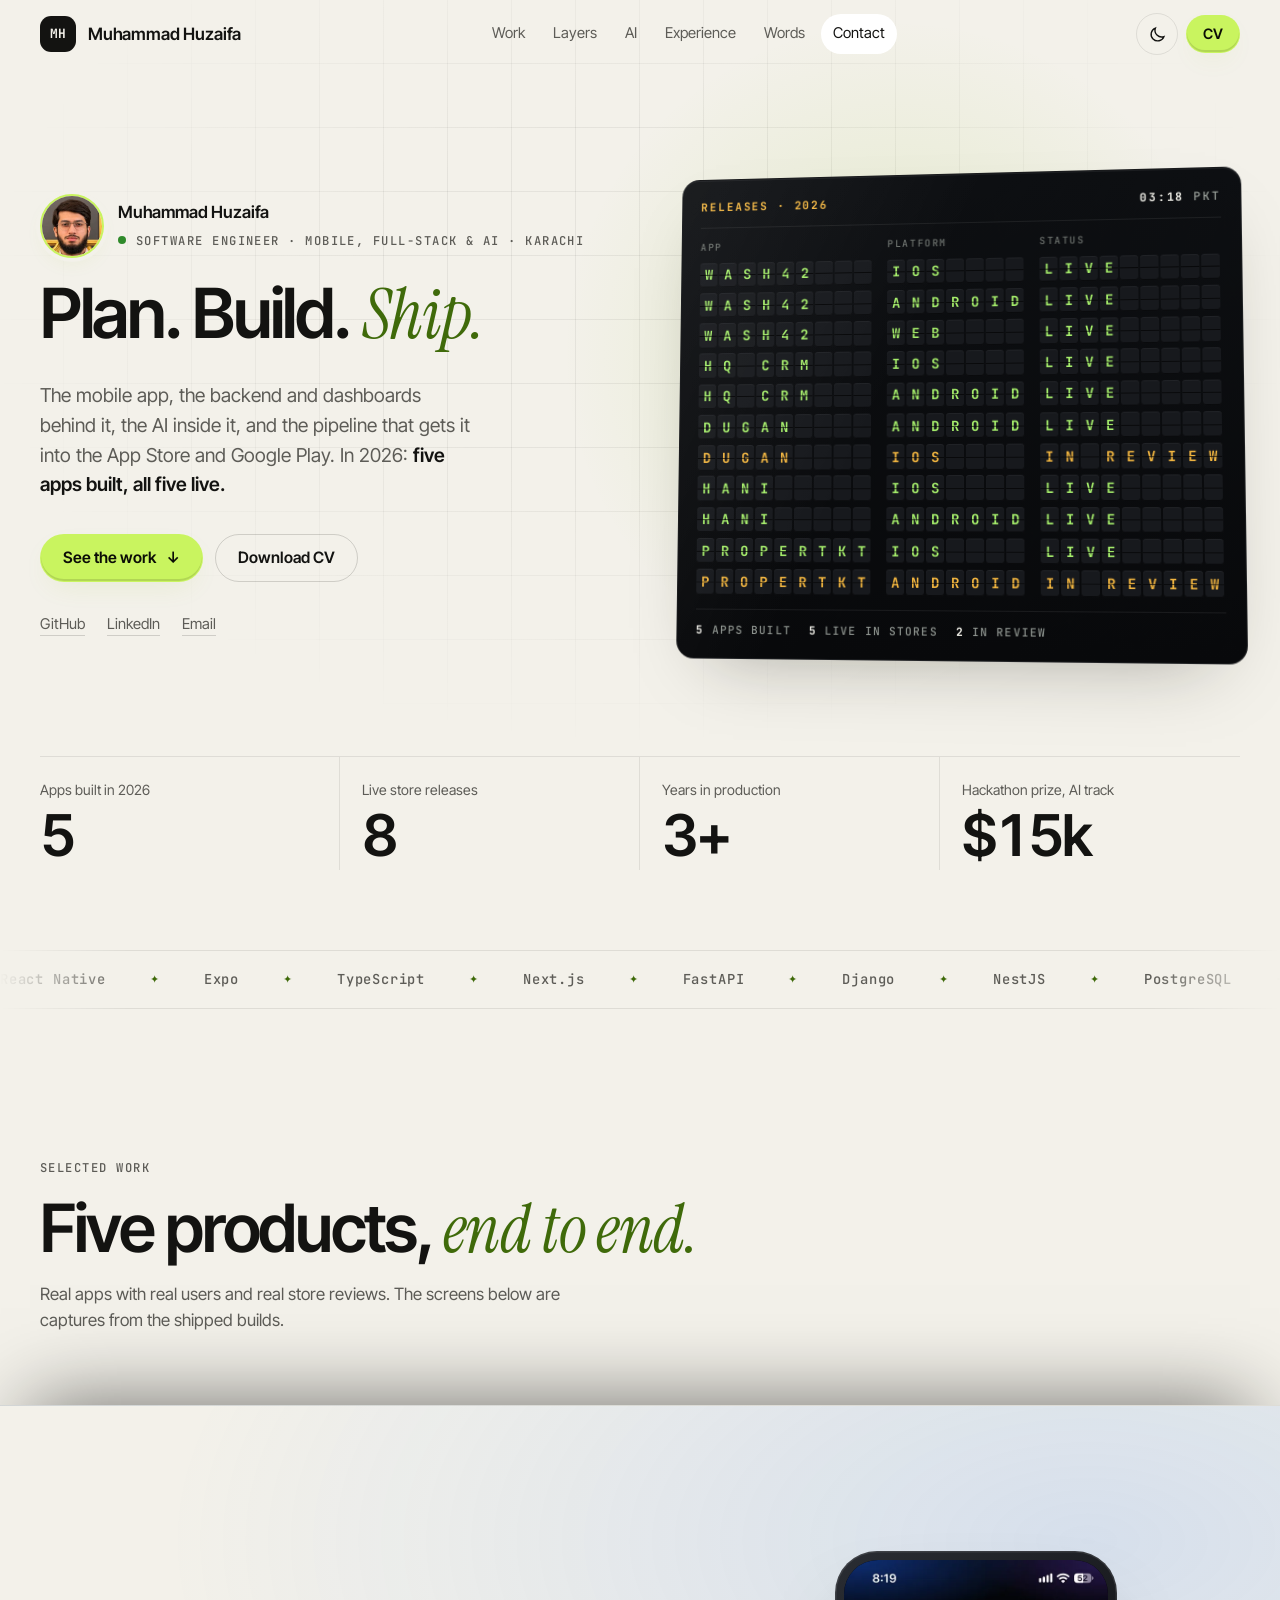
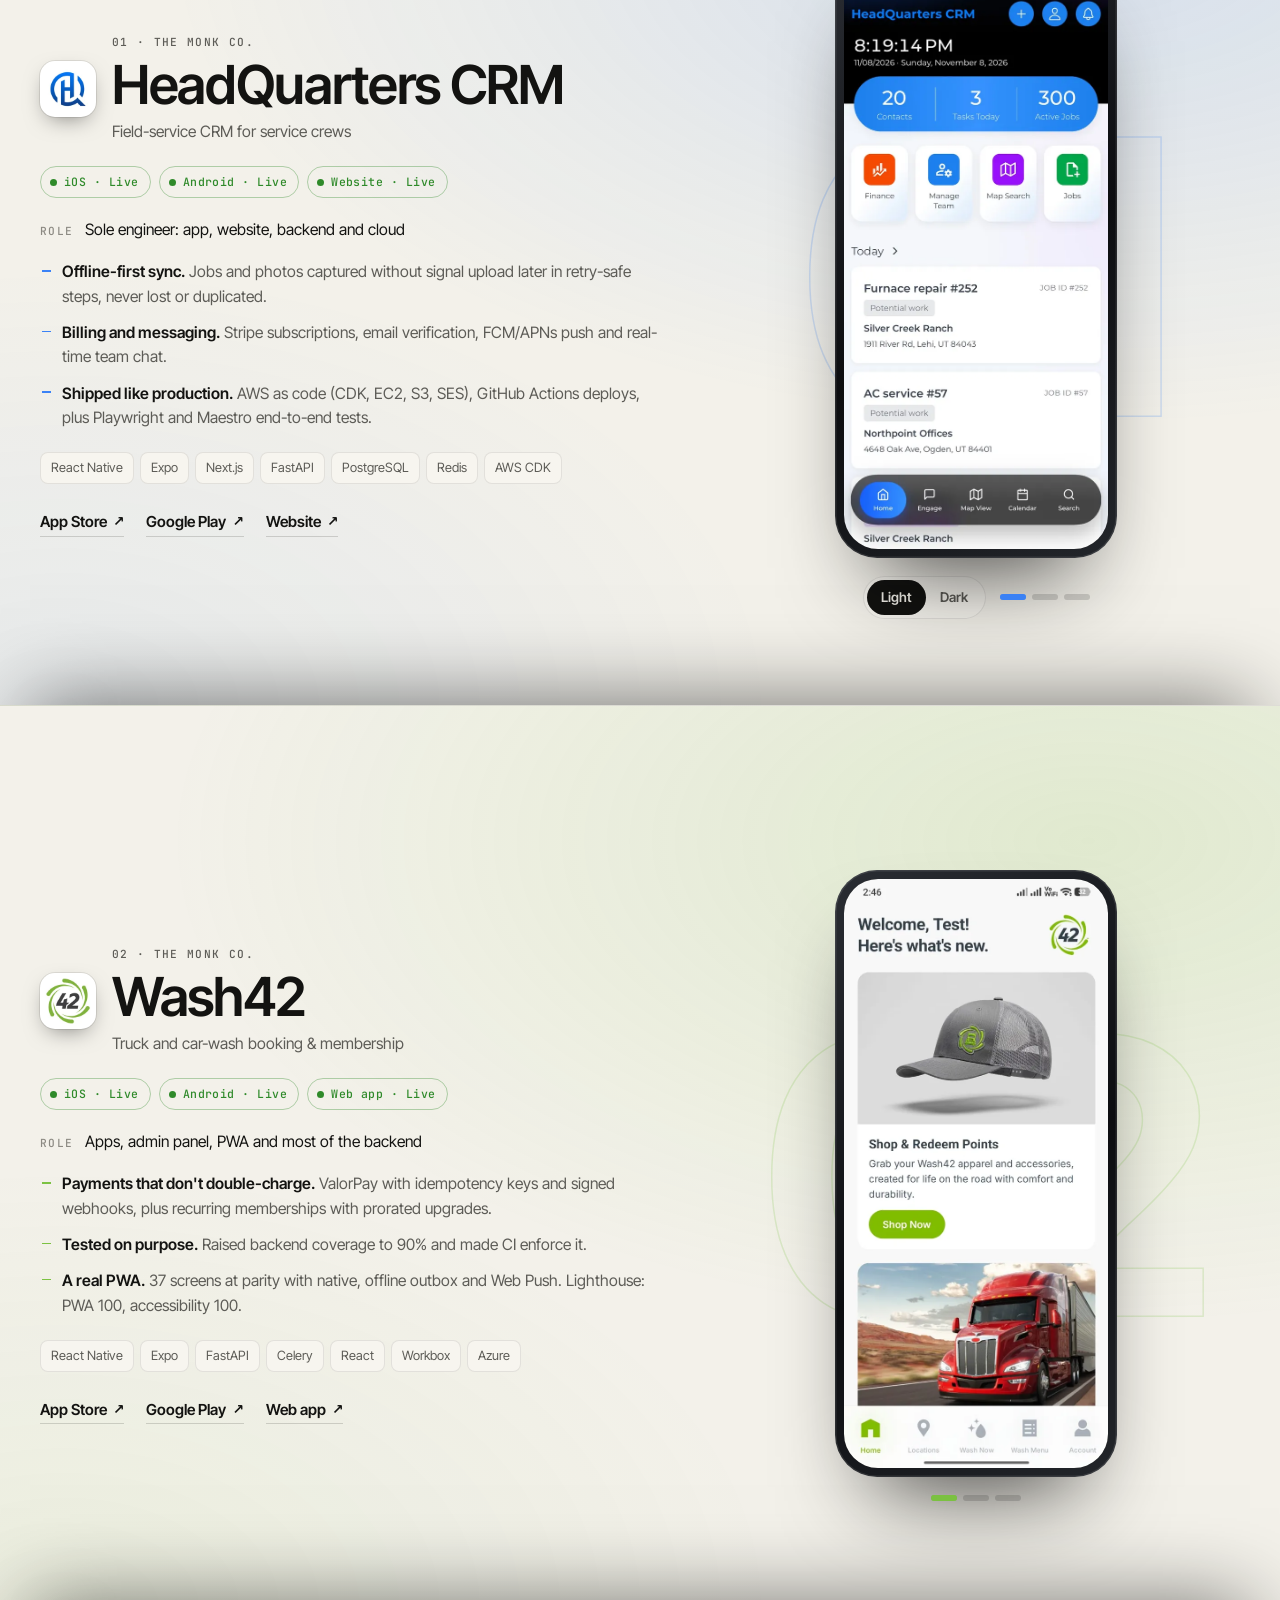
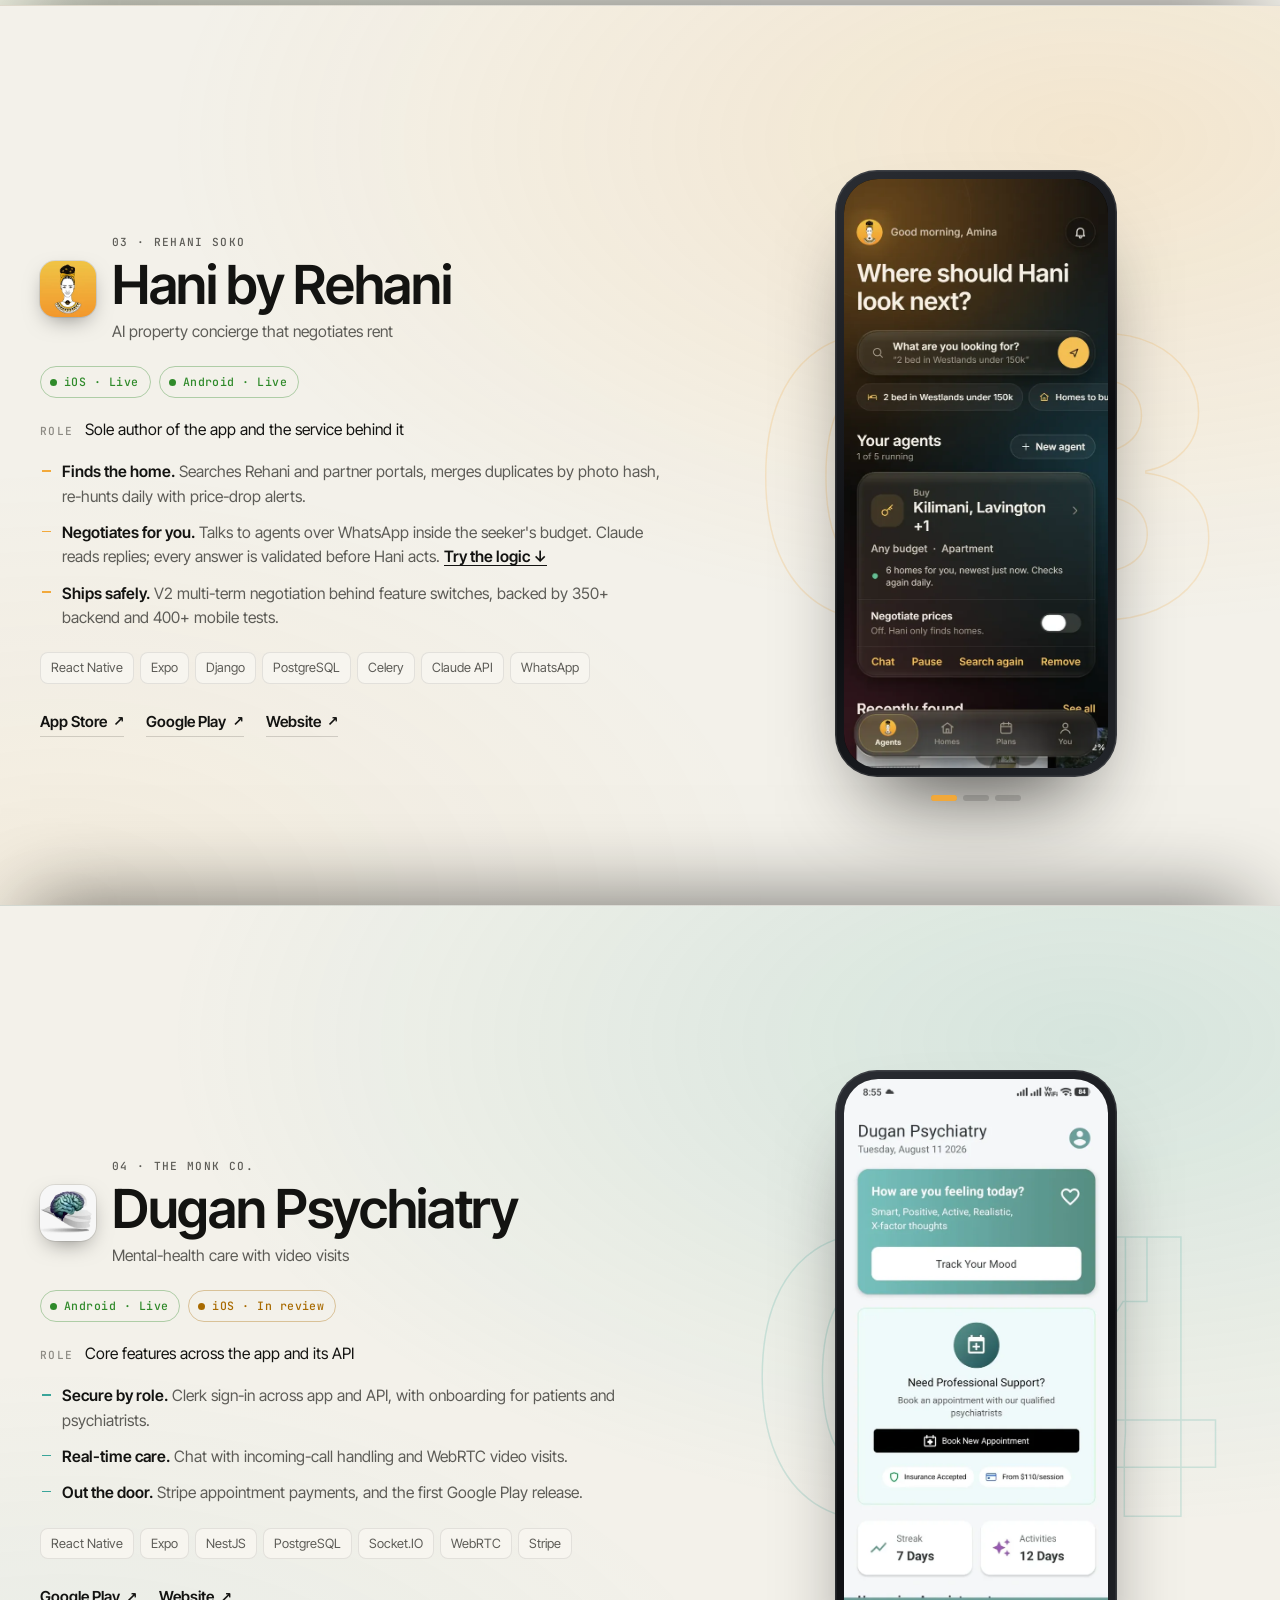
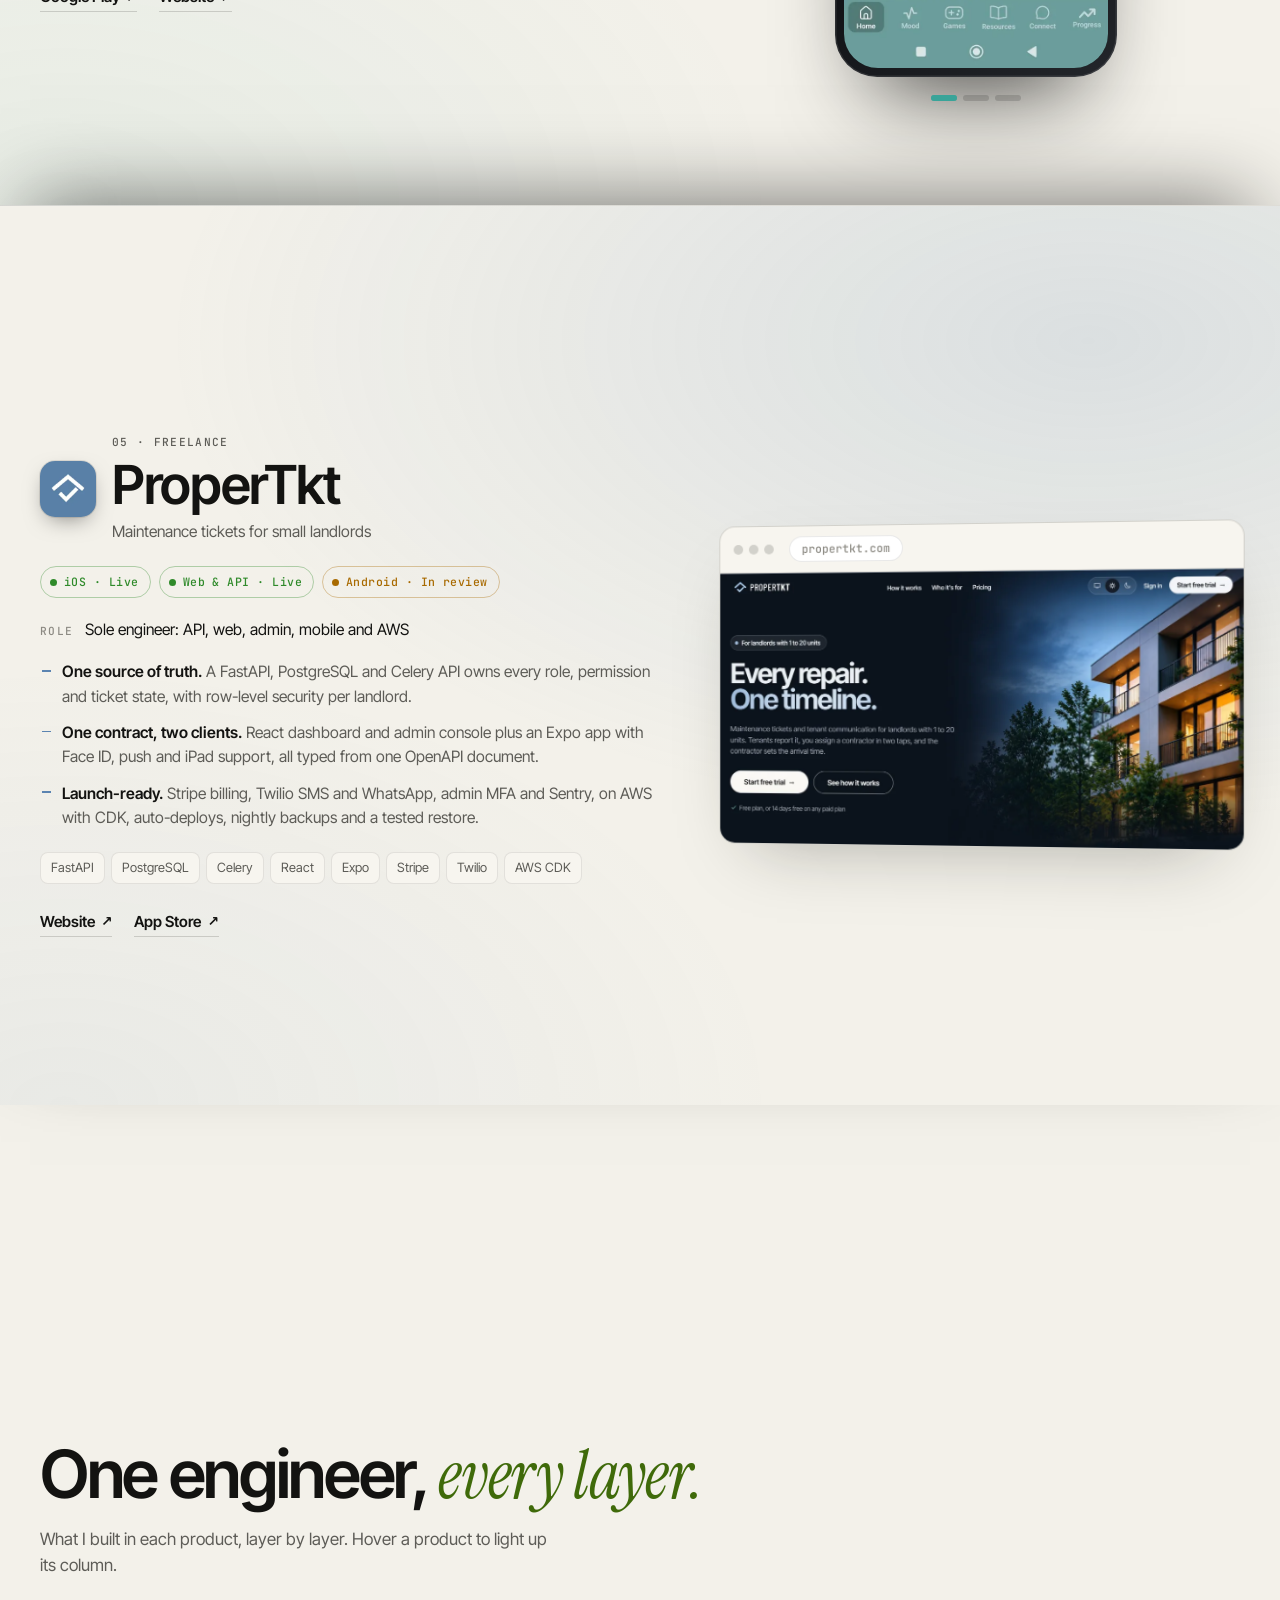
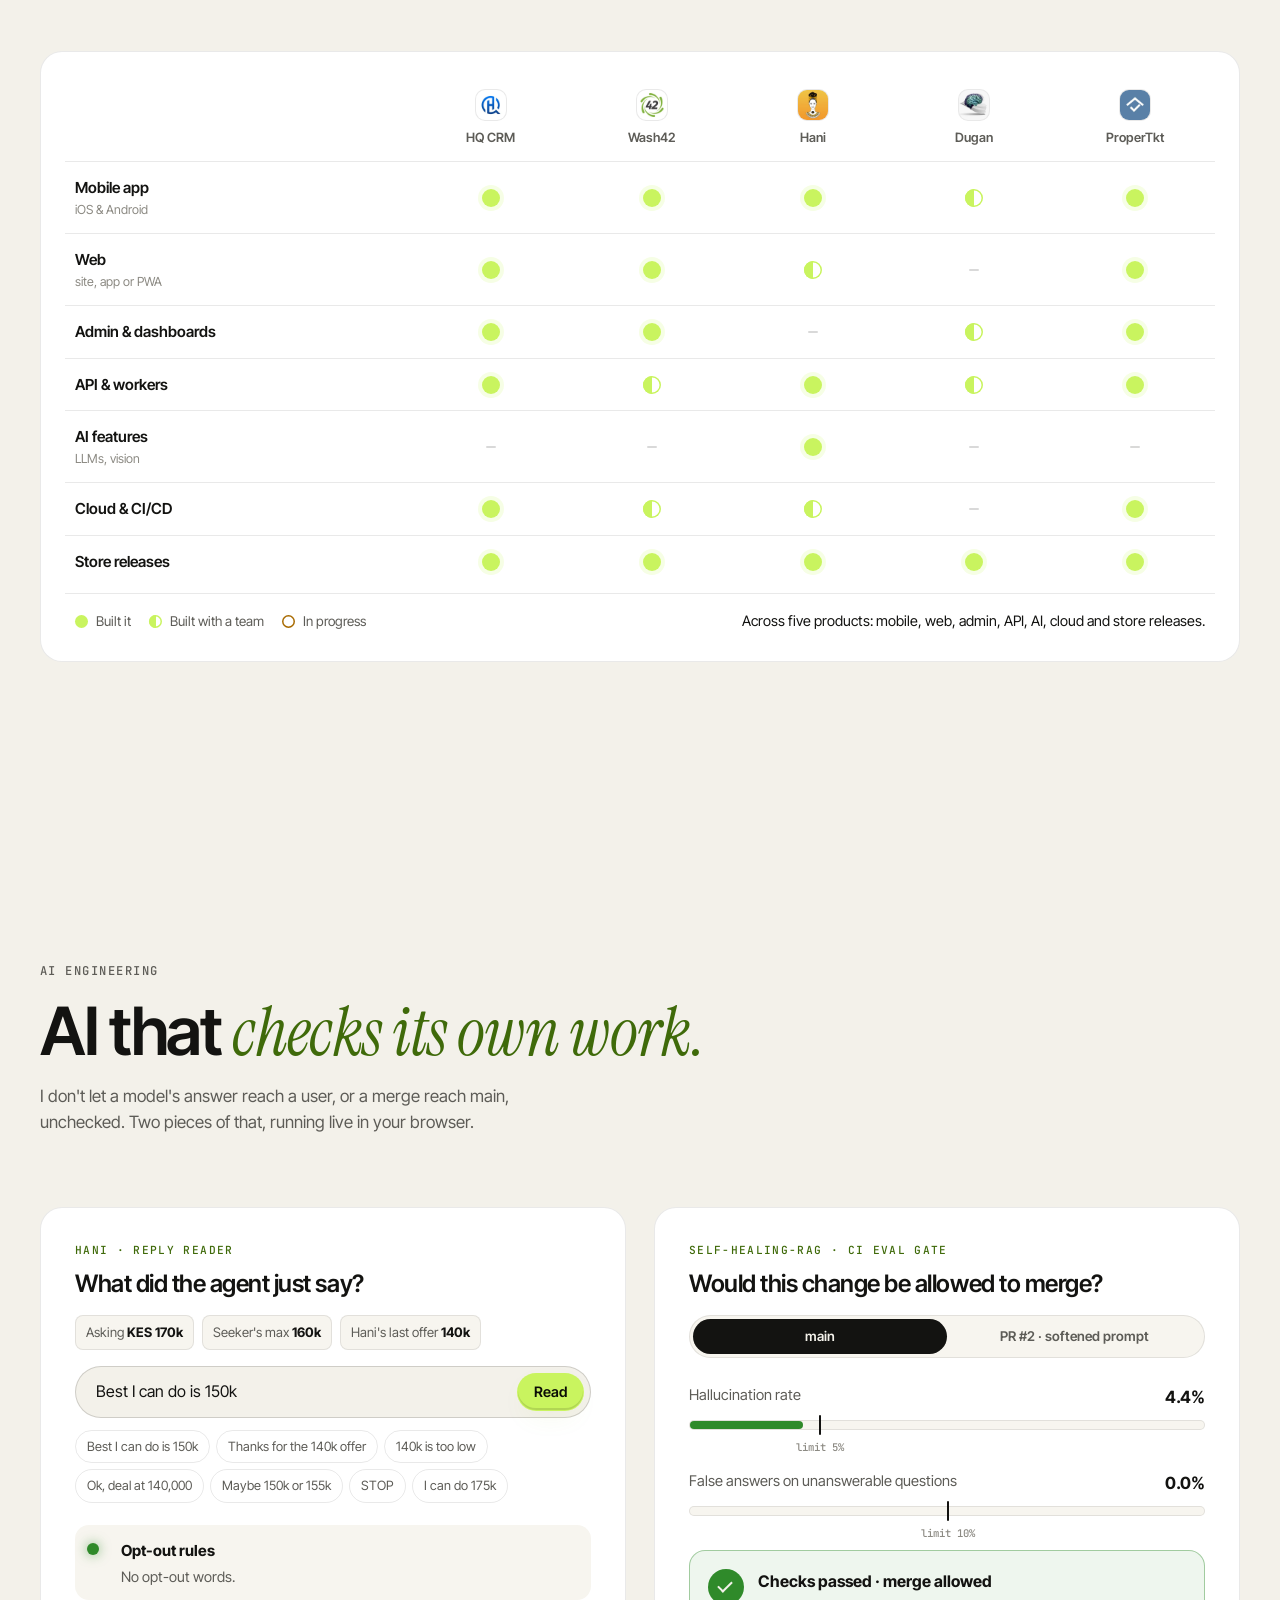
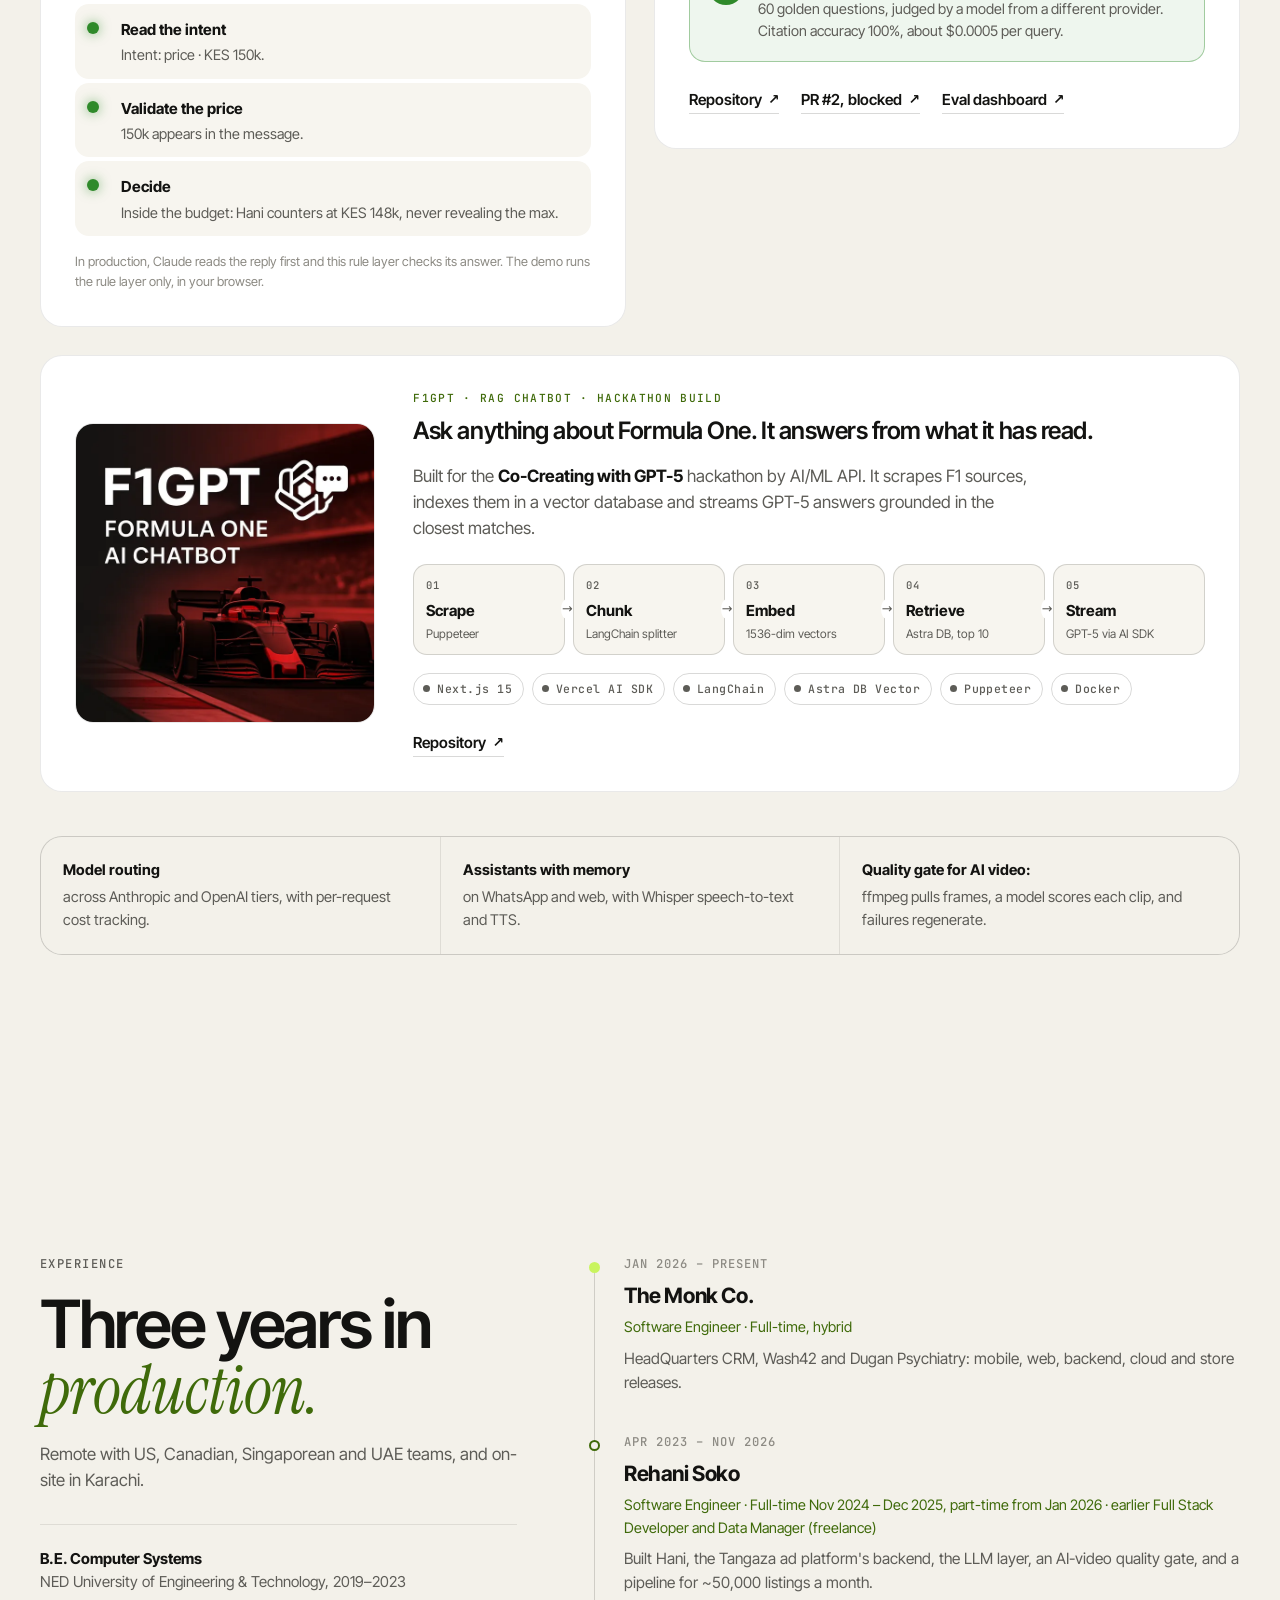
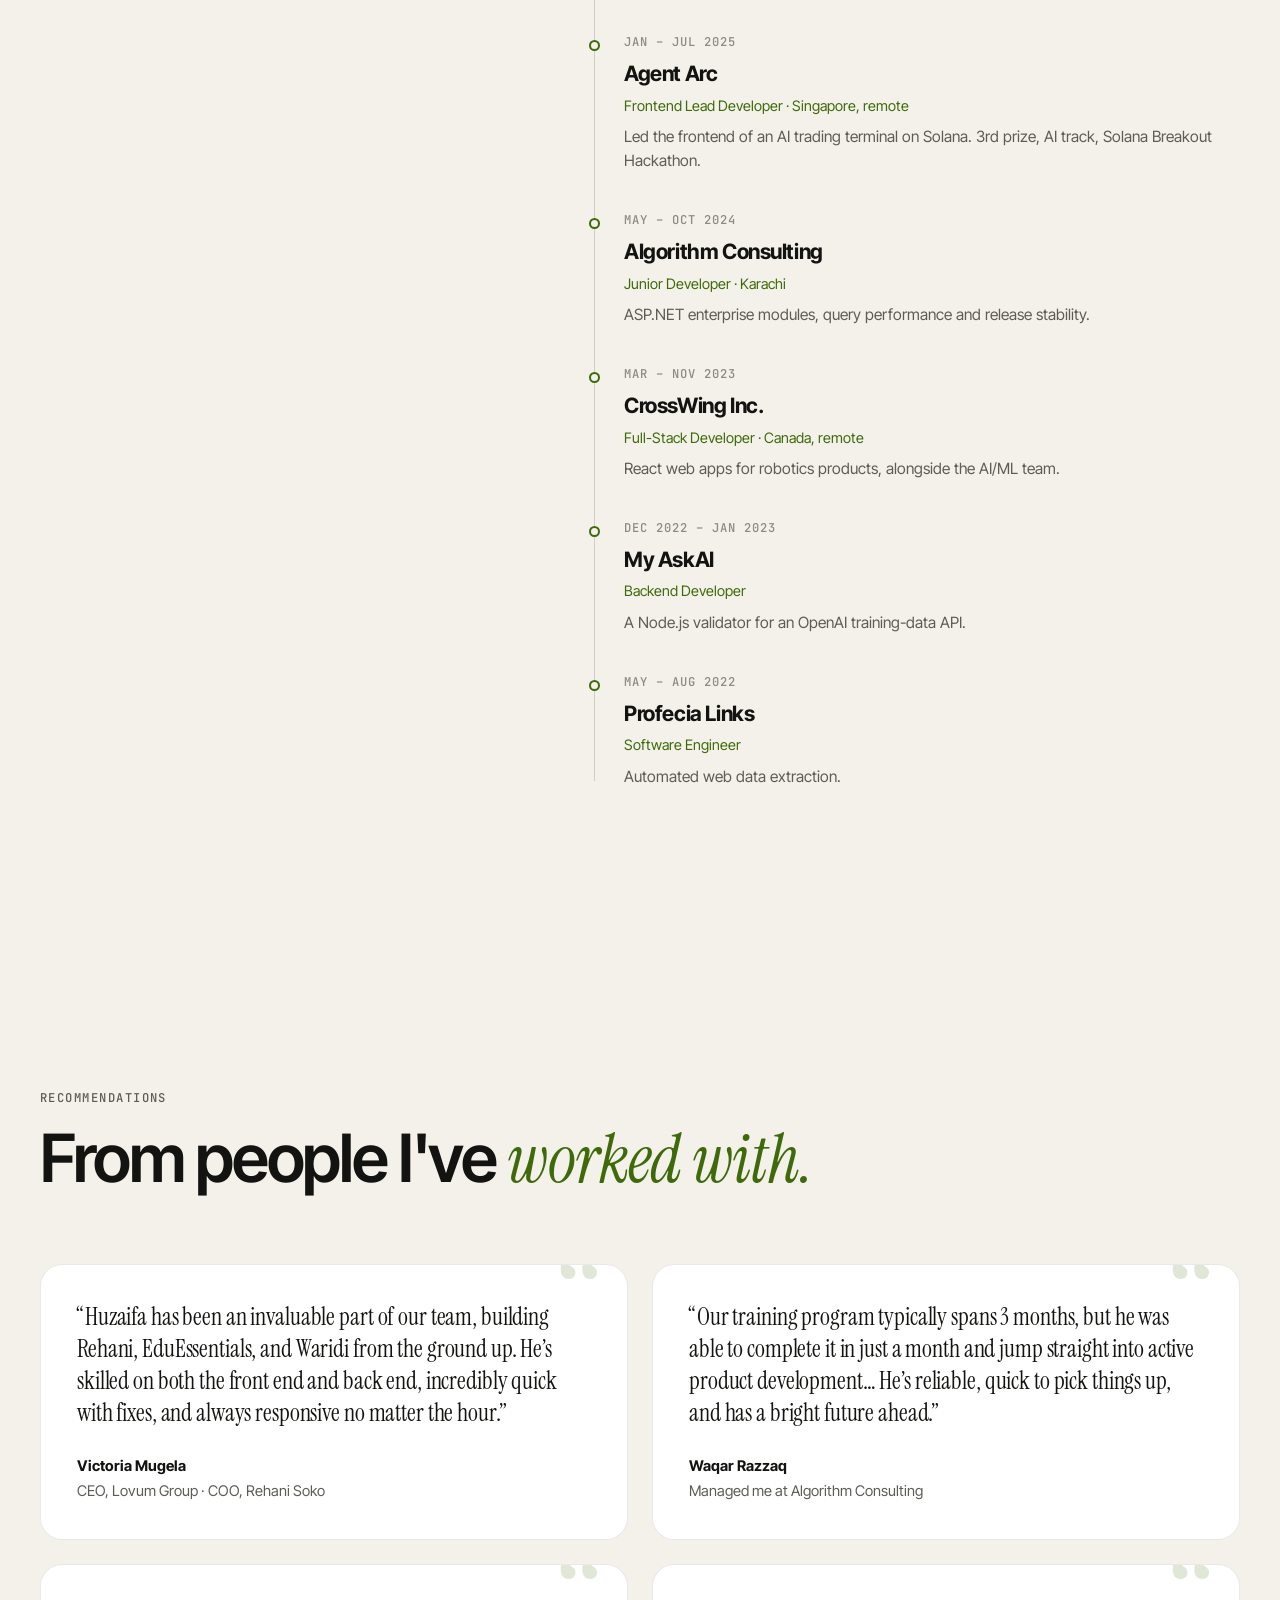
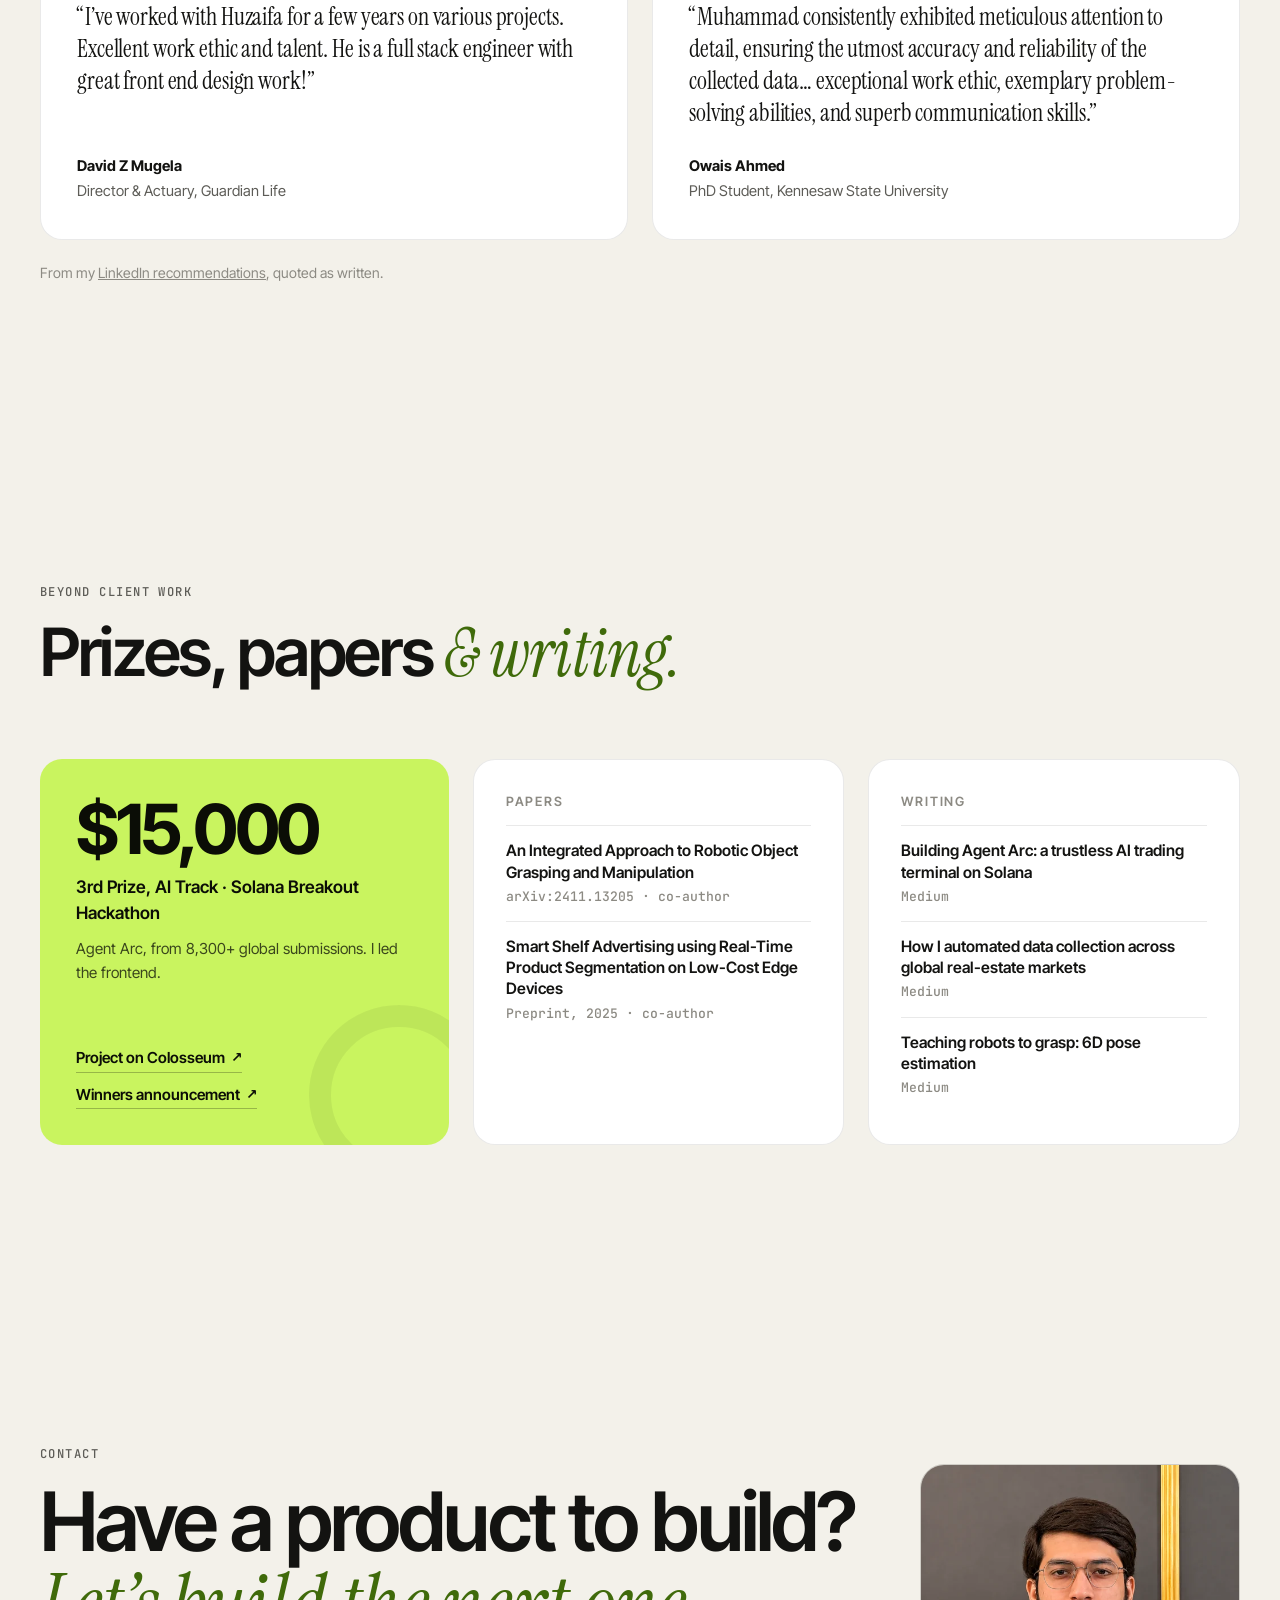
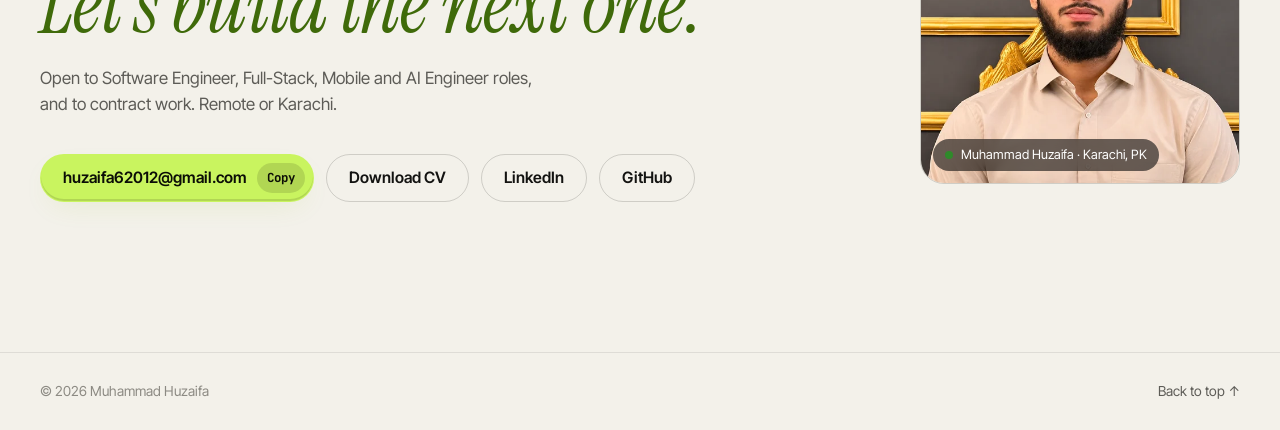
<file: index.html>
<!doctype html>
<html lang="en" data-theme="dark">
<head>
<meta charset="utf-8">
<meta name="viewport" content="width=device-width, initial-scale=1, viewport-fit=cover">
<title>Muhammad Huzaifa · Software Engineer · Mobile, Full-Stack & AI</title>
<meta name="description" content="Muhammad Huzaifa, Software Engineer. I build whole products: mobile apps, the backends and dashboards behind them, the AI inside them, and the pipeline that ships them. In 2026: five apps built, all five live on the App Store and Google Play.">
<meta name="author" content="Muhammad Huzaifa">
<link rel="canonical" href="https://huzaifa620.github.io/portfolio/">
<meta property="og:type" content="website">
<meta property="og:site_name" content="Muhammad Huzaifa">
<meta property="og:title" content="Muhammad Huzaifa · Plan. Build. Ship.">
<meta property="og:description" content="Software Engineer · Mobile, Full-Stack & AI. Five apps built in 2026, all five live on the App Store and Google Play.">
<meta property="og:url" content="https://huzaifa620.github.io/portfolio/">
<meta property="og:image" content="https://huzaifa620.github.io/portfolio/assets/og.png">
<meta property="og:image:width" content="1200">
<meta property="og:image:height" content="630">
<meta name="twitter:card" content="summary_large_image">
<meta name="twitter:image" content="https://huzaifa620.github.io/portfolio/assets/og.png">
<meta name="theme-color" content="#0a0b0d" media="(prefers-color-scheme: dark)">
<meta name="theme-color" content="#f3f1ea" media="(prefers-color-scheme: light)">
<link rel="icon" href="assets/favicon.svg" type="image/svg+xml">
<link rel="preload" href="assets/fonts/InterTight-normal-400-700.woff2" as="font" type="font/woff2" crossorigin>
<link rel="preload" href="assets/fonts/JetBrainsMono-normal-500.woff2" as="font" type="font/woff2" crossorigin>
<link rel="preload" href="assets/fonts/InstrumentSerif-italic-400.woff2" as="font" type="font/woff2" crossorigin>
<link rel="stylesheet" href="assets/fonts/fonts.css">
<link rel="stylesheet" href="assets/styles.css">
<script>
  (function () {
    try {
      var t = localStorage.getItem('theme');
      if (!t) t = matchMedia('(prefers-color-scheme: light)').matches ? 'light' : 'dark';
      document.documentElement.setAttribute('data-theme', t);
    } catch (e) {}
    document.documentElement.classList.add('js');
  })();
</script>
<script type="application/ld+json">
{"@context":"https://schema.org","@type":"Person","name":"Muhammad Huzaifa","jobTitle":"Software Engineer","url":"https://huzaifa620.github.io/portfolio/","email":"mailto:huzaifa62012@gmail.com","address":{"@type":"PostalAddress","addressLocality":"Karachi","addressCountry":"PK"},"alumniOf":"NED University of Engineering and Technology","worksFor":{"@type":"Organization","name":"The Monk Co.","url":"https://www.themonkco.com/"},"sameAs":["https://github.com/huzaifa620","https://www.linkedin.com/in/muhammad-huzaifa-siddiq-2a3821249/","https://medium.com/@huzaifa6201"]}
</script>
<script src="assets/main.js" defer></script>
</head>
<body>
<a class="skip" href="#main">Skip to content</a>
<div class="progress" aria-hidden="true"><span></span></div>

<header class="nav" id="top">
  <div class="nav-inner">
    <a class="brand" href="#top" aria-label="Muhammad Huzaifa, back to top">
      <span class="brand-mark" aria-hidden="true">MH</span>
      <span class="brand-name">Muhammad Huzaifa</span>
    </a>
    <nav class="nav-links" aria-label="Primary">
      <a href="#work">Work</a>
      <a href="#layers">Layers</a>
      <a href="#ai">AI</a>
      <a href="#experience">Experience</a>
      <a href="#words">Words</a>
      <a href="#contact">Contact</a>
    </nav>
    <div class="nav-actions">
      <button class="icon-btn theme-toggle" type="button" aria-label="Switch colour theme">
        <svg class="i-sun" viewBox="0 0 24 24" aria-hidden="true"><circle cx="12" cy="12" r="4.2"/><path d="M12 2.5v2.2M12 19.3v2.2M2.5 12h2.2M19.3 12h2.2M5.3 5.3l1.6 1.6M17.1 17.1l1.6 1.6M5.3 18.7l1.6-1.6M17.1 6.9l1.6-1.6"/></svg>
        <svg class="i-moon" viewBox="0 0 24 24" aria-hidden="true"><path d="M20.2 14.6A8.4 8.4 0 0 1 9.4 3.8a8.4 8.4 0 1 0 10.8 10.8Z"/></svg>
      </button>
      <a class="btn btn-small btn-accent nav-cv" href="assets/pdf/Muhammad-Huzaifa-Software-Engineer.pdf" target="_blank" rel="noopener">CV</a>
      <button class="icon-btn menu-toggle" type="button" aria-label="Open menu" aria-expanded="false" aria-controls="mobile-menu">
        <span></span><span></span>
      </button>
    </div>
  </div>
  <div class="mobile-menu" id="mobile-menu" hidden>
    <nav class="mm-links" aria-label="Sections">
      <a class="mm-link" href="#work" style="--i:0"><span class="mm-num">01</span><span class="mm-label">Work</span><span class="mm-arrow" aria-hidden="true">→</span></a>
      <a class="mm-link" href="#layers" style="--i:1"><span class="mm-num">02</span><span class="mm-label">Layers</span><span class="mm-arrow" aria-hidden="true">→</span></a>
      <a class="mm-link" href="#ai" style="--i:2"><span class="mm-num">03</span><span class="mm-label">AI demos</span><span class="mm-arrow" aria-hidden="true">→</span></a>
      <a class="mm-link" href="#experience" style="--i:3"><span class="mm-num">04</span><span class="mm-label">Experience</span><span class="mm-arrow" aria-hidden="true">→</span></a>
      <a class="mm-link" href="#words" style="--i:4"><span class="mm-num">05</span><span class="mm-label">Words</span><span class="mm-arrow" aria-hidden="true">→</span></a>
      <a class="mm-link" href="#contact" style="--i:5"><span class="mm-num">06</span><span class="mm-label">Contact</span><span class="mm-arrow" aria-hidden="true">→</span></a>
    </nav>
    <div class="mm-foot" style="--i:6">
      <p class="mm-status"><span class="dot-live" aria-hidden="true"></span>Open to roles · Remote or Karachi</p>
      <div class="mm-social">
        <a href="https://github.com/huzaifa620" target="_blank" rel="noopener">GitHub</a>
        <a href="https://www.linkedin.com/in/muhammad-huzaifa-siddiq-2a3821249/" target="_blank" rel="noopener">LinkedIn</a>
        <a href="mailto:huzaifa62012@gmail.com">Email</a>
      </div>
      <a class="btn btn-accent mm-cv" href="assets/pdf/Muhammad-Huzaifa-Software-Engineer.pdf" target="_blank" rel="noopener">Download CV <span aria-hidden="true">↓</span></a>
    </div>
  </div>
</header>

<main id="main">

<!-- HERO -->
<section class="hero" aria-labelledby="hero-title">
  <div class="hero-bg" aria-hidden="true"><div class="grid"></div><div class="glow"></div></div>
  <div class="wrap hero-inner">
    <div class="hero-copy">
      <div class="who reveal">
        <img class="who-pic" src="assets/img/huzaifa-160.webp" width="64" height="64" alt="Muhammad Huzaifa">
        <div>
          <p class="who-name">Muhammad Huzaifa</p>
          <p class="eyebrow"><span class="dot-live" aria-hidden="true"></span>Software Engineer · Mobile, Full-Stack &amp; AI · Karachi</p>
        </div>
      </div>
      <h1 id="hero-title" class="display reveal">Plan. Build. <em>Ship.</em></h1>
      <p class="lede reveal">The mobile app, the backend and dashboards behind it, the AI inside it, and the pipeline that gets it into the App Store and Google Play. In 2026: <strong>five apps built, all five live.</strong></p>
      <div class="hero-cta reveal">
        <a class="btn btn-accent" href="#work">See the work <span aria-hidden="true">↓</span></a>
        <a class="btn btn-ghost" href="assets/pdf/Muhammad-Huzaifa-Software-Engineer.pdf" target="_blank" rel="noopener">Download CV</a>
      </div>
      <ul class="hero-links reveal" aria-label="Profiles">
        <li><a href="https://github.com/huzaifa620" target="_blank" rel="noopener">GitHub</a></li>
        <li><a href="https://www.linkedin.com/in/muhammad-huzaifa-siddiq-2a3821249/" target="_blank" rel="noopener">LinkedIn</a></li>
        <li><a href="mailto:huzaifa62012@gmail.com">Email</a></li>
      </ul>
    </div>

    <div class="board-wrap reveal">
      <div class="board" role="table" aria-label="2026 releases: app, platform and store status">
        <div class="board-head" role="row">
          <span role="columnheader" class="bh-title">Releases · 2026</span>
          <span class="bh-clock" aria-label="Local time in Karachi"><span class="clock">--:--</span> PKT</span>
        </div>
        <div class="board-cols" role="row" aria-hidden="true">
          <span>App</span><span>Platform</span><span>Status</span>
        </div>
        <div class="board-rows" data-board>
          <!-- rows are rendered from data-rows by main.js; this static list keeps the content readable without JavaScript -->
          <ul class="board-fallback">
            <li><a href="https://apps.apple.com/us/app/wash42/id6803226300">Wash42 · iOS · Live</a></li>
            <li><a href="https://play.google.com/store/apps/details?id=com.wash42.app">Wash42 · Android · Live</a></li>
            <li><a href="https://brave-smoke-0e0c01010.6.azurestaticapps.net">Wash42 · Web app · Live</a></li>
            <li><a href="https://apps.apple.com/us/app/headquarters-crm/id6819401164">HeadQuarters CRM · iOS · Live</a></li>
            <li><a href="https://play.google.com/store/apps/details?id=com.headquarterscrm.app">HeadQuarters CRM · Android · Live</a></li>
            <li><a href="https://play.google.com/store/apps/details?id=com.duganpsychiatry.app">Dugan Psychiatry · Android · Live</a></li>
            <li>Dugan Psychiatry · iOS · In review</li>
            <li><a href="https://apps.apple.com/us/app/hani-by-rehani/id6830137760">Hani by Rehani · iOS · Live</a></li>
            <li><a href="https://play.google.com/store/apps/details?id=com.rehanisoko.hani">Hani by Rehani · Android · Live</a></li>
            <li><a href="https://apps.apple.com/app/propertkt/id6837506452">ProperTkt · iOS · Live</a></li>
            <li>ProperTkt · Android · In review</li>
          </ul>
        </div>
        <div class="board-foot">
          <span><b>5</b> apps built</span><span><b>5</b> live in stores</span><span><b>2</b> in review</span>
        </div>
      </div>
    </div>
  </div>

  <div class="wrap">
    <dl class="stats">
      <div class="stat reveal"><dt>Apps built in 2026</dt><dd data-count="5">5</dd></div>
      <div class="stat reveal"><dt>Live store releases</dt><dd data-count="8">8</dd></div>
      <div class="stat reveal"><dt>Years in production</dt><dd><span data-count="3">3</span>+</dd></div>
      <div class="stat reveal"><dt>Hackathon prize, AI track</dt><dd>$<span data-count="15">15</span>k</dd></div>
    </dl>
  </div>

  <div class="marquee" aria-hidden="true">
    <div class="marquee-track">
      <span>React Native</span><span>Expo</span><span>TypeScript</span><span>Next.js</span><span>FastAPI</span><span>Django</span><span>NestJS</span><span>PostgreSQL</span><span>Redis</span><span>Celery</span><span>Claude API</span><span>OpenAI</span><span>LangGraph</span><span>AWS CDK</span><span>Azure</span><span>Stripe</span><span>WebRTC</span><span>Playwright</span><span>Maestro</span>
      <span>React Native</span><span>Expo</span><span>TypeScript</span><span>Next.js</span><span>FastAPI</span><span>Django</span><span>NestJS</span><span>PostgreSQL</span><span>Redis</span><span>Celery</span><span>Claude API</span><span>OpenAI</span><span>LangGraph</span><span>AWS CDK</span><span>Azure</span><span>Stripe</span><span>WebRTC</span><span>Playwright</span><span>Maestro</span>
    </div>
  </div>
</section>

<!-- WORK -->
<section class="section work" id="work" aria-labelledby="work-title">
  <div class="wrap">
    <header class="section-head">
      <p class="kicker reveal">Selected work</p>
      <h2 id="work-title" class="h2 reveal">Five products, <em>end to end.</em></h2>
      <p class="section-lede reveal">Real apps with real users and real store reviews. The screens below are captures from the shipped builds.</p>
    </header>
  </div>

    <div class="cards">

      <article class="card" style="--accent-local: #3b82f6" aria-labelledby="p-hq">
        <div class="card-copy">
          <div class="card-top">
            <img class="app-icon" src="assets/img/icons/hq.webp" alt="" width="56" height="56" loading="lazy">
            <div>
              <p class="card-index">01 · The Monk Co.</p>
              <h3 id="p-hq" class="h3">HeadQuarters CRM</h3>
              <p class="card-tag">Field-service CRM for service crews</p>
            </div>
          </div>
          <ul class="chips" aria-label="Release status">
            <li class="chip live">iOS · Live</li><li class="chip live">Android · Live</li><li class="chip live">Website · Live</li>
          </ul>
          <p class="role"><span>Role</span> Sole engineer: app, website, backend and cloud</p>
          <ul class="points">
            <li><b>Offline-first sync.</b> Jobs and photos captured without signal upload later in retry-safe steps, never lost or duplicated.</li>
            <li><b>Billing and messaging.</b> Stripe subscriptions, email verification, FCM/APNs push and real-time team chat.</li>
            <li><b>Shipped like production.</b> AWS as code (CDK, EC2, S3, SES), GitHub Actions deploys, plus Playwright and Maestro end-to-end tests.</li>
          </ul>
          <ul class="stack" aria-label="Stack"><li>React Native</li><li>Expo</li><li>Next.js</li><li>FastAPI</li><li>PostgreSQL</li><li>Redis</li><li>AWS CDK</li></ul>
          <div class="card-links">
            <a class="link-arrow" href="https://apps.apple.com/us/app/headquarters-crm/id6819401164" target="_blank" rel="noopener">App Store</a>
            <a class="link-arrow" href="https://play.google.com/store/apps/details?id=com.headquarterscrm.app" target="_blank" rel="noopener">Google Play</a>
            <a class="link-arrow" href="https://www.headquarterscrm.com" target="_blank" rel="noopener">Website</a>
          </div>
        </div>
        <div class="card-visual">
          <div class="phone-stage">
            <div class="phone" data-carousel data-sets='{"light":["assets/img/screens/hq-light-1.webp","assets/img/screens/hq-light-2.webp","assets/img/screens/hq-light-3.webp"],"dark":["assets/img/screens/hq-dark-1.webp","assets/img/screens/hq-dark-2.webp","assets/img/screens/hq-dark-3.webp"]}' data-set="light">
              <div class="phone-screen">
                <img src="assets/img/screens/hq-light-1.webp" alt="HeadQuarters CRM home screen" width="600" height="1299" loading="lazy" decoding="async">
              </div>
            </div>
            <div class="phone-controls">
              <div class="seg" role="group" aria-label="App theme">
                <button type="button" class="on" data-set-btn="light" aria-pressed="true">Light</button>
                <button type="button" data-set-btn="dark" aria-pressed="false">Dark</button>
              </div>
              <div class="dots" role="tablist" aria-label="Screens"></div>
            </div>
          </div>
        </div>
      </article>

      <article class="card" style="--accent-local: #7cc242" aria-labelledby="p-wash">
        <div class="card-copy">
          <div class="card-top">
            <img class="app-icon" src="assets/img/icons/wash42.webp" alt="" width="56" height="56" loading="lazy">
            <div>
              <p class="card-index">02 · The Monk Co.</p>
              <h3 id="p-wash" class="h3">Wash42</h3>
              <p class="card-tag">Truck and car-wash booking &amp; membership</p>
            </div>
          </div>
          <ul class="chips" aria-label="Release status">
            <li class="chip live">iOS · Live</li><li class="chip live">Android · Live</li><li class="chip live">Web app · Live</li>
          </ul>
          <p class="role"><span>Role</span> Apps, admin panel, PWA and most of the backend</p>
          <ul class="points">
            <li><b>Payments that don't double-charge.</b> ValorPay with idempotency keys and signed webhooks, plus recurring memberships with prorated upgrades.</li>
            <li><b>Tested on purpose.</b> Raised backend coverage to 90% and made CI enforce it.</li>
            <li><b>A real PWA.</b> 37 screens at parity with native, offline outbox and Web Push. Lighthouse: PWA 100, accessibility 100.</li>
          </ul>
          <ul class="stack" aria-label="Stack"><li>React Native</li><li>Expo</li><li>FastAPI</li><li>Celery</li><li>React</li><li>Workbox</li><li>Azure</li></ul>
          <div class="card-links">
            <a class="link-arrow" href="https://apps.apple.com/us/app/wash42/id6803226300" target="_blank" rel="noopener">App Store</a>
            <a class="link-arrow" href="https://play.google.com/store/apps/details?id=com.wash42.app" target="_blank" rel="noopener">Google Play</a>
            <a class="link-arrow" href="https://brave-smoke-0e0c01010.6.azurestaticapps.net" target="_blank" rel="noopener">Web app</a>
          </div>
        </div>
        <div class="card-visual">
          <div class="phone-stage">
            <div class="phone" data-carousel data-sets='{"main":["assets/img/screens/wash42-1.webp","assets/img/screens/wash42-2.webp","assets/img/screens/wash42-3.webp"]}' data-set="main">
              <div class="phone-screen">
                <img src="assets/img/screens/wash42-1.webp" alt="Wash42 home screen" width="600" height="1333" loading="lazy" decoding="async">
              </div>
            </div>
            <div class="phone-controls"><div class="dots" role="tablist" aria-label="Screens"></div></div>
          </div>
        </div>
      </article>

      <article class="card" style="--accent-local: #f2a93b" aria-labelledby="p-hani">
        <div class="card-copy">
          <div class="card-top">
            <img class="app-icon" src="assets/img/icons/hani.webp" alt="" width="56" height="56" loading="lazy">
            <div>
              <p class="card-index">03 · Rehani Soko</p>
              <h3 id="p-hani" class="h3">Hani by Rehani</h3>
              <p class="card-tag">AI property concierge that negotiates rent</p>
            </div>
          </div>
          <ul class="chips" aria-label="Release status">
            <li class="chip live">iOS · Live</li><li class="chip live">Android · Live</li>
          </ul>
          <p class="role"><span>Role</span> Sole author of the app and the service behind it</p>
          <ul class="points">
            <li><b>Finds the home.</b> Searches Rehani and partner portals, merges duplicates by photo hash, re-hunts daily with price-drop alerts.</li>
            <li><b>Negotiates for you.</b> Talks to agents over WhatsApp inside the seeker's budget. Claude reads replies; every answer is validated before Hani acts. <a href="#ai">Try the logic ↓</a></li>
            <li><b>Ships safely.</b> V2 multi-term negotiation behind feature switches, backed by 350+ backend and 400+ mobile tests.</li>
          </ul>
          <ul class="stack" aria-label="Stack"><li>React Native</li><li>Expo</li><li>Django</li><li>PostgreSQL</li><li>Celery</li><li>Claude API</li><li>WhatsApp</li></ul>
          <div class="card-links">
            <a class="link-arrow" href="https://apps.apple.com/us/app/hani-by-rehani/id6830137760" target="_blank" rel="noopener">App Store</a>
            <a class="link-arrow" href="https://play.google.com/store/apps/details?id=com.rehanisoko.hani" target="_blank" rel="noopener">Google Play</a>
            <a class="link-arrow" href="https://www.rehanisoko.com/app" target="_blank" rel="noopener">Website</a>
          </div>
        </div>
        <div class="card-visual">
          <div class="phone-stage">
            <div class="phone" data-carousel data-sets='{"main":["assets/img/screens/hani-1.webp","assets/img/screens/hani-2.webp","assets/img/screens/hani-3.webp"]}' data-set="main">
              <div class="phone-screen">
                <img src="assets/img/screens/hani-1.webp" alt="Hani home screen" width="600" height="1331" loading="lazy" decoding="async">
              </div>
            </div>
            <div class="phone-controls"><div class="dots" role="tablist" aria-label="Screens"></div></div>
          </div>
        </div>
      </article>

      <article class="card" style="--accent-local: #3aa59a" aria-labelledby="p-dugan">
        <div class="card-copy">
          <div class="card-top">
            <img class="app-icon" src="assets/img/icons/dugan.webp" alt="" width="56" height="56" loading="lazy">
            <div>
              <p class="card-index">04 · The Monk Co.</p>
              <h3 id="p-dugan" class="h3">Dugan Psychiatry</h3>
              <p class="card-tag">Mental-health care with video visits</p>
            </div>
          </div>
          <ul class="chips" aria-label="Release status">
            <li class="chip live">Android · Live</li><li class="chip review">iOS · In review</li>
          </ul>
          <p class="role"><span>Role</span> Core features across the app and its API</p>
          <ul class="points">
            <li><b>Secure by role.</b> Clerk sign-in across app and API, with onboarding for patients and psychiatrists.</li>
            <li><b>Real-time care.</b> Chat with incoming-call handling and WebRTC video visits.</li>
            <li><b>Out the door.</b> Stripe appointment payments, and the first Google Play release.</li>
          </ul>
          <ul class="stack" aria-label="Stack"><li>React Native</li><li>Expo</li><li>NestJS</li><li>PostgreSQL</li><li>Socket.IO</li><li>WebRTC</li><li>Stripe</li></ul>
          <div class="card-links">
            <a class="link-arrow" href="https://play.google.com/store/apps/details?id=com.duganpsychiatry.app" target="_blank" rel="noopener">Google Play</a>
            <a class="link-arrow" href="https://duganpsychiatry.com/" target="_blank" rel="noopener">Website</a>
          </div>
        </div>
        <div class="card-visual">
          <div class="phone-stage">
            <div class="phone" data-carousel data-sets='{"main":["assets/img/screens/dugan-1.webp","assets/img/screens/dugan-2.webp","assets/img/screens/dugan-3.webp"]}' data-set="main">
              <div class="phone-screen">
                <img src="assets/img/screens/dugan-1.webp" alt="Dugan Psychiatry home screen" width="600" height="1333" loading="lazy" decoding="async">
              </div>
            </div>
            <div class="phone-controls"><div class="dots" role="tablist" aria-label="Screens"></div></div>
          </div>
        </div>
      </article>

      <article class="card card-web" style="--accent-local: #5b84b1" aria-labelledby="p-pt">
        <div class="card-copy">
          <div class="card-top">
            <img class="app-icon" src="assets/img/icons/propertkt.webp" alt="" width="56" height="56" loading="lazy">
            <div>
              <p class="card-index">05 · Freelance</p>
              <h3 id="p-pt" class="h3">ProperTkt</h3>
              <p class="card-tag">Maintenance tickets for small landlords</p>
            </div>
          </div>
          <ul class="chips" aria-label="Release status">
            <li class="chip live">iOS · Live</li><li class="chip live">Web &amp; API · Live</li><li class="chip review">Android · In review</li>
          </ul>
          <p class="role"><span>Role</span> Sole engineer: API, web, admin, mobile and AWS</p>
          <ul class="points">
            <li><b>One source of truth.</b> A FastAPI, PostgreSQL and Celery API owns every role, permission and ticket state, with row-level security per landlord.</li>
            <li><b>One contract, two clients.</b> React dashboard and admin console plus an Expo app with Face ID, push and iPad support, all typed from one OpenAPI document.</li>
            <li><b>Launch-ready.</b> Stripe billing, Twilio SMS and WhatsApp, admin MFA and Sentry, on AWS with CDK, auto-deploys, nightly backups and a tested restore.</li>
          </ul>
          <ul class="stack" aria-label="Stack"><li>FastAPI</li><li>PostgreSQL</li><li>Celery</li><li>React</li><li>Expo</li><li>Stripe</li><li>Twilio</li><li>AWS CDK</li></ul>
          <div class="card-links">
            <a class="link-arrow" href="https://www.propertkt.com" target="_blank" rel="noopener">Website</a>
            <a class="link-arrow" href="https://apps.apple.com/app/propertkt/id6837506452" target="_blank" rel="noopener">App Store</a>
          </div>
        </div>
        <div class="card-visual">
          <div class="browser">
            <div class="browser-bar"><i></i><i></i><i></i><span>propertkt.com</span></div>
            <img src="assets/img/screens/propertkt-web.webp" alt="ProperTkt website homepage" width="1200" height="627" loading="lazy" decoding="async">
          </div>
        </div>
      </article>

    </div>
</section>

<!-- LAYERS -->
<section class="section layers" id="layers" aria-labelledby="layers-title">
  <div class="wrap">
    <header class="section-head">
      <p class="kicker reveal">Range</p>
      <h2 id="layers-title" class="h2 reveal">One engineer, <em>every layer.</em></h2>
      <p class="section-lede reveal">What I built in each product, layer by layer. Hover a product to light up its column.</p>
    </header>

    <div class="matrix-wrap reveal">
      <table class="matrix">
        <caption class="sr-only">Layers built per product. Filled: built it. Half: built with a team. Ring: in progress.</caption>
        <thead>
          <tr>
            <th scope="col"><span class="sr-only">Layer</span></th>
            <th scope="col" data-col="0"><img src="assets/img/icons/hq.webp" alt="" width="28" height="28" loading="lazy"><span>HQ CRM</span></th>
            <th scope="col" data-col="1"><img src="assets/img/icons/wash42.webp" alt="" width="28" height="28" loading="lazy"><span>Wash42</span></th>
            <th scope="col" data-col="2"><img src="assets/img/icons/hani.webp" alt="" width="28" height="28" loading="lazy"><span>Hani</span></th>
            <th scope="col" data-col="3"><img src="assets/img/icons/dugan.webp" alt="" width="28" height="28" loading="lazy"><span>Dugan</span></th>
            <th scope="col" data-col="4"><img src="assets/img/icons/propertkt.webp" alt="" width="28" height="28" loading="lazy"><span>ProperTkt</span></th>
          </tr>
        </thead>
        <tbody>
          <tr><th scope="row">Mobile app <small>iOS &amp; Android</small></th><td data-col="0" class="m-full">Built</td><td data-col="1" class="m-full">Built</td><td data-col="2" class="m-full">Built</td><td data-col="3" class="m-half">Team</td><td data-col="4" class="m-full">Built</td></tr>
          <tr><th scope="row">Web <small>site, app or PWA</small></th><td data-col="0" class="m-full">Built</td><td data-col="1" class="m-full">Built</td><td data-col="2" class="m-half">Team</td><td data-col="3" class="m-none">–</td><td data-col="4" class="m-full">Built</td></tr>
          <tr><th scope="row">Admin &amp; dashboards</th><td data-col="0" class="m-full">Built</td><td data-col="1" class="m-full">Built</td><td data-col="2" class="m-none">–</td><td data-col="3" class="m-half">Team</td><td data-col="4" class="m-full">Built</td></tr>
          <tr><th scope="row">API &amp; workers</th><td data-col="0" class="m-full">Built</td><td data-col="1" class="m-half">Team</td><td data-col="2" class="m-full">Built</td><td data-col="3" class="m-half">Team</td><td data-col="4" class="m-full">Built</td></tr>
          <tr><th scope="row">AI features <small>LLMs, vision</small></th><td data-col="0" class="m-none">–</td><td data-col="1" class="m-none">–</td><td data-col="2" class="m-full">Built</td><td data-col="3" class="m-none">–</td><td data-col="4" class="m-none">–</td></tr>
          <tr><th scope="row">Cloud &amp; CI/CD</th><td data-col="0" class="m-full">Built</td><td data-col="1" class="m-half">Team</td><td data-col="2" class="m-half">Team</td><td data-col="3" class="m-none">–</td><td data-col="4" class="m-full">Built</td></tr>
          <tr><th scope="row">Store releases</th><td data-col="0" class="m-full">Built</td><td data-col="1" class="m-full">Built</td><td data-col="2" class="m-full">Built</td><td data-col="3" class="m-full">Built</td><td data-col="4" class="m-full">Built</td></tr>
        </tbody>
      </table>
      <div class="matrix-foot">
        <ul class="legend" aria-hidden="true">
          <li><i class="m-full"></i>Built it</li><li><i class="m-half"></i>Built with a team</li><li><i class="m-ring"></i>In progress</li>
        </ul>
        <p class="matrix-note" aria-live="polite">Across five products: mobile, web, admin, API, AI, cloud and store releases.</p>
      </div>
    </div>
  </div>
</section>

<!-- AI -->
<section class="section ai" id="ai" aria-labelledby="ai-title">
  <div class="wrap">
    <header class="section-head">
      <p class="kicker reveal">AI engineering</p>
      <h2 id="ai-title" class="h2 reveal">AI that <em>checks its own work.</em></h2>
      <p class="section-lede reveal">I don't let a model's answer reach a user, or a merge reach main, unchecked. Two pieces of that, running live in your browser.</p>
    </header>

    <div class="ai-grid">
      <div class="panel neg reveal" aria-labelledby="neg-title">
        <div class="panel-head">
          <p class="panel-kicker">Hani · reply reader</p>
          <h3 id="neg-title" class="h4">What did the agent just say?</h3>
        </div>
        <div class="neg-context">
          <span>Asking <b>KES 170k</b></span><span>Seeker's max <b>160k</b></span><span>Hani's last offer <b>140k</b></span>
        </div>
        <form class="neg-form" autocomplete="off">
          <label for="neg-input" class="sr-only">Agent's WhatsApp reply</label>
          <input id="neg-input" name="reply" type="text" maxlength="160" placeholder="Type an agent's WhatsApp reply…" value="Best I can do is 150k">
          <button class="btn btn-accent btn-small" type="submit">Read</button>
        </form>
        <div class="presets" role="group" aria-label="Example replies">
          <button type="button">Best I can do is 150k</button>
          <button type="button">Thanks for the 140k offer</button>
          <button type="button">140k is too low</button>
          <button type="button">Ok, deal at 140,000</button>
          <button type="button">Maybe 150k or 155k</button>
          <button type="button">STOP</button>
          <button type="button">I can do 175k</button>
        </div>
        <ol class="pipeline" aria-live="polite">
          <li data-step="stop"><span class="lamp"></span><div><b>Opt-out rules</b><p>STOP always works. A rule decides it, never a model.</p></div></li>
          <li data-step="read"><span class="lamp"></span><div><b>Read the intent</b><p>…</p></div></li>
          <li data-step="check"><span class="lamp"></span><div><b>Validate the price</b><p>…</p></div></li>
          <li data-step="act"><span class="lamp"></span><div><b>Decide</b><p>…</p></div></li>
        </ol>
        <p class="panel-note">In production, Claude reads the reply first and this rule layer checks its answer. The demo runs the rule layer only, in your browser.</p>
      </div>

      <div class="panel gate reveal" aria-labelledby="gate-title">
        <div class="panel-head">
          <p class="panel-kicker">self-healing-rag · CI eval gate</p>
          <h3 id="gate-title" class="h4">Would this change be allowed to merge?</h3>
        </div>
        <div class="seg seg-wide" role="group" aria-label="Branch">
          <button type="button" class="on" data-gate="main" aria-pressed="true">main</button>
          <button type="button" data-gate="pr" aria-pressed="false">PR #2 · softened prompt</button>
        </div>
        <div class="meters">
          <div class="meter" data-metric="hall">
            <div class="meter-top"><span>Hallucination rate</span><b class="meter-val">4.4%</b></div>
            <div class="meter-bar"><span class="meter-fill"></span><span class="meter-limit" style="--at: 25%"><em>limit 5%</em></span></div>
          </div>
          <div class="meter" data-metric="false">
            <div class="meter-top"><span>False answers on unanswerable questions</span><b class="meter-val">0.0%</b></div>
            <div class="meter-bar"><span class="meter-fill"></span><span class="meter-limit" style="--at: 50%"><em>limit 10%</em></span></div>
          </div>
        </div>
        <div class="verdict" data-verdict="pass" aria-live="polite">
          <span class="verdict-icon" aria-hidden="true"></span>
          <div><b class="verdict-title">Checks passed · merge allowed</b><p class="verdict-text">60 golden questions, judged by a model from a different provider. Citation accuracy 100%, about $0.0005 per query.</p></div>
        </div>
        <div class="card-links">
          <a class="link-arrow" href="https://github.com/huzaifa620/self-healing-rag" target="_blank" rel="noopener">Repository</a>
          <a class="link-arrow" href="https://github.com/huzaifa620/self-healing-rag/pull/2" target="_blank" rel="noopener">PR #2, blocked</a>
          <a class="link-arrow" href="https://huzaifa620.github.io/self-healing-rag/" target="_blank" rel="noopener">Eval dashboard</a>
        </div>
      </div>
    </div>

    <article class="panel rag reveal" aria-labelledby="rag-title">
      <div class="rag-art">
        <img src="assets/img/f1gpt.webp" width="640" height="640" loading="lazy" alt="F1GPT, a Formula One AI chatbot">
      </div>
      <div class="rag-body">
        <div class="panel-head">
          <p class="panel-kicker">F1GPT · RAG chatbot · hackathon build</p>
          <h3 id="rag-title" class="h4">Ask anything about Formula One. It answers from what it has read.</h3>
        </div>
        <p class="rag-lede">Built for the <b>Co-Creating with GPT-5</b> hackathon by AI/ML API. It scrapes F1 sources, indexes them in a vector database and streams GPT-5 answers grounded in the closest matches.</p>
        <ol class="rag-flow" aria-label="RAG pipeline">
          <li style="--i:0"><b>Scrape</b><span>Puppeteer</span></li>
          <li style="--i:1"><b>Chunk</b><span>LangChain splitter</span></li>
          <li style="--i:2"><b>Embed</b><span>1536-dim vectors</span></li>
          <li style="--i:3"><b>Retrieve</b><span>Astra DB, top 10</span></li>
          <li style="--i:4"><b>Stream</b><span>GPT-5 via AI SDK</span></li>
        </ol>
        <ul class="chips" aria-label="Stack">
          <li class="chip">Next.js 15</li><li class="chip">Vercel AI SDK</li><li class="chip">LangChain</li><li class="chip">Astra DB Vector</li><li class="chip">Puppeteer</li><li class="chip">Docker</li>
        </ul>
        <div class="card-links">
          <a class="link-arrow" href="https://github.com/huzaifa620/rag-f1gpt-chatbot-nextjs" target="_blank" rel="noopener">Repository</a>
        </div>
      </div>
    </article>

    <ul class="ai-more reveal">
      <li><b>Model routing</b> across Anthropic and OpenAI tiers, with per-request cost tracking.</li>
      <li><b>Assistants with memory</b> on WhatsApp and web, with Whisper speech-to-text and TTS.</li>
      <li><b>Quality gate for AI video:</b> ffmpeg pulls frames, a model scores each clip, and failures regenerate.</li>
    </ul>
  </div>
</section>

<!-- EXPERIENCE -->
<section class="section experience" id="experience" aria-labelledby="exp-title">
  <div class="wrap exp-grid">
    <header class="section-head sticky-head">
      <p class="kicker reveal">Experience</p>
      <h2 id="exp-title" class="h2 reveal">Three years in <em>production.</em></h2>
      <p class="section-lede reveal">Remote with US, Canadian, Singaporean and UAE teams, and on-site in Karachi.</p>
      <p class="edu reveal"><b>B.E. Computer Systems</b><br>NED University of Engineering &amp; Technology, 2019–2023</p>
    </header>
    <ol class="timeline">
      <li class="reveal">
        <div class="t-when">Jan 2026 – Present</div>
        <div class="t-what">
          <h3><a href="https://www.themonkco.com/" target="_blank" rel="noopener">The Monk Co.</a></h3>
          <p class="t-role">Software Engineer · Full-time, hybrid</p>
          <p>HeadQuarters CRM, Wash42 and Dugan Psychiatry: mobile, web, backend, cloud and store releases.</p>
        </div>
      </li>
      <li class="reveal">
        <div class="t-when">Apr 2023 – Nov 2026</div>
        <div class="t-what">
          <h3><a href="https://www.rehanisoko.com/" target="_blank" rel="noopener">Rehani Soko</a></h3>
          <p class="t-role">Software Engineer · Full-time Nov 2024 – Dec 2025, part-time from Jan 2026 · earlier Full Stack Developer and Data Manager (freelance)</p>
          <p>Built Hani, the Tangaza ad platform's backend, the LLM layer, an AI-video quality gate, and a pipeline for ~50,000 listings a month.</p>
        </div>
      </li>
      <li class="reveal">
        <div class="t-when">Jan – Jul 2025</div>
        <div class="t-what">
          <h3><a href="https://colosseum.com/arena/projects/agent-arc" target="_blank" rel="noopener">Agent Arc</a></h3>
          <p class="t-role">Frontend Lead Developer · Singapore, remote</p>
          <p>Led the frontend of an AI trading terminal on Solana. 3rd prize, AI track, Solana Breakout Hackathon.</p>
        </div>
      </li>
      <li class="reveal">
        <div class="t-when">May – Oct 2024</div>
        <div class="t-what">
          <h3>Algorithm Consulting</h3>
          <p class="t-role">Junior Developer · Karachi</p>
          <p>ASP.NET enterprise modules, query performance and release stability.</p>
        </div>
      </li>
      <li class="reveal">
        <div class="t-when">Mar – Nov 2023</div>
        <div class="t-what">
          <h3>CrossWing Inc.</h3>
          <p class="t-role">Full-Stack Developer · Canada, remote</p>
          <p>React web apps for robotics products, alongside the AI/ML team.</p>
        </div>
      </li>
      <li class="reveal">
        <div class="t-when">Dec 2022 – Jan 2023</div>
        <div class="t-what">
          <h3>My AskAI</h3>
          <p class="t-role">Backend Developer</p>
          <p>A Node.js validator for an OpenAI training-data API.</p>
        </div>
      </li>
      <li class="reveal">
        <div class="t-when">May – Aug 2022</div>
        <div class="t-what">
          <h3>Profecia Links</h3>
          <p class="t-role">Software Engineer</p>
          <p>Automated web data extraction.</p>
        </div>
      </li>
    </ol>
  </div>
</section>

<!-- WORDS -->
<section class="section words" id="words" aria-labelledby="words-title">
  <div class="wrap">
    <header class="section-head">
      <p class="kicker reveal">Recommendations</p>
      <h2 id="words-title" class="h2 reveal">From people I've <em>worked with.</em></h2>
    </header>
    <div class="quotes" tabindex="0" aria-label="Recommendations, scroll sideways on small screens">
      <figure class="quote reveal">
        <blockquote>“Huzaifa has been an invaluable part of our team, building Rehani, EduEssentials, and Waridi from the ground up. He’s skilled on both the front end and back end, incredibly quick with fixes, and always responsive no matter the hour.”</blockquote>
        <figcaption><b>Victoria Mugela</b><span>CEO, Lovum Group · COO, Rehani Soko</span></figcaption>
      </figure>
      <figure class="quote reveal">
        <blockquote>“Our training program typically spans 3 months, but he was able to complete it in just a month and jump straight into active product development… He’s reliable, quick to pick things up, and has a bright future ahead.”</blockquote>
        <figcaption><b>Waqar Razzaq</b><span>Managed me at Algorithm Consulting</span></figcaption>
      </figure>
      <figure class="quote reveal">
        <blockquote>“I’ve worked with Huzaifa for a few years on various projects. Excellent work ethic and talent. He is a full stack engineer with great front end design work!”</blockquote>
        <figcaption><b>David Z Mugela</b><span>Director &amp; Actuary, Guardian Life</span></figcaption>
      </figure>
      <figure class="quote reveal">
        <blockquote>“Muhammad consistently exhibited meticulous attention to detail, ensuring the utmost accuracy and reliability of the collected data… exceptional work ethic, exemplary problem-solving abilities, and superb communication skills.”</blockquote>
        <figcaption><b>Owais Ahmed</b><span>PhD Student, Kennesaw State University</span></figcaption>
      </figure>
    </div>
    <p class="words-src reveal">From my <a href="https://www.linkedin.com/in/muhammad-huzaifa-siddiq-2a3821249/details/recommendations/" target="_blank" rel="noopener">LinkedIn recommendations</a>, quoted as written.</p>
  </div>
</section>

<!-- RECOGNITION -->
<section class="section recog" id="recognition" aria-labelledby="recog-title">
  <div class="wrap">
    <header class="section-head">
      <p class="kicker reveal">Beyond client work</p>
      <h2 id="recog-title" class="h2 reveal">Prizes, papers <em>&amp; writing.</em></h2>
    </header>
    <div class="recog-grid">
      <div class="prize reveal">
        <span class="prize-amt">$15,000</span>
        <span class="prize-title">3rd Prize, AI Track · Solana Breakout Hackathon</span>
        <span class="prize-sub">Agent Arc, from 8,300+ global submissions. I led the frontend.</span>
        <span class="prize-links">
          <a class="link-arrow" href="https://colosseum.com/arena/projects/agent-arc" target="_blank" rel="noopener">Project on Colosseum</a>
          <a class="link-arrow" href="https://blog.colosseum.com/announcing-the-winners-of-the-solana-breakout-hackathon/" target="_blank" rel="noopener">Winners announcement</a>
        </span>
      </div>
      <div class="pubs reveal">
        <h3 class="h5">Papers</h3>
        <a href="https://arxiv.org/abs/2411.13205" target="_blank" rel="noopener"><b>An Integrated Approach to Robotic Object Grasping and Manipulation</b><span>arXiv:2411.13205 · co-author</span></a>
        <a href="https://doi.org/10.13140/RG.2.2.34475.96800" target="_blank" rel="noopener"><b>Smart Shelf Advertising using Real-Time Product Segmentation on Low-Cost Edge Devices</b><span>Preprint, 2025 · co-author</span></a>
      </div>
      <div class="pubs reveal">
        <h3 class="h5">Writing</h3>
        <a href="https://medium.com/@huzaifa6201/building-agent-arc-a-trustless-ai-trading-terminal-on-solana-ff98c6f02b13" target="_blank" rel="noopener"><b>Building Agent Arc: a trustless AI trading terminal on Solana</b><span>Medium</span></a>
        <a href="https://medium.com/@huzaifa6201/how-i-automated-data-collection-across-global-real-estate-markets-1e7c342a72c2" target="_blank" rel="noopener"><b>How I automated data collection across global real-estate markets</b><span>Medium</span></a>
        <a href="https://medium.com/@huzaifa6201/teaching-robots-to-grasp-our-journey-into-6d-pose-estimation-and-warehouse-automation-7f48e7eacd22" target="_blank" rel="noopener"><b>Teaching robots to grasp: 6D pose estimation</b><span>Medium</span></a>
      </div>
    </div>
  </div>
</section>

<!-- CONTACT -->
<section class="section contact" id="contact" aria-labelledby="contact-title">
  <div class="wrap contact-grid">
    <div>
    <p class="kicker reveal">Contact</p>
    <h2 id="contact-title" class="display contact-title reveal">Have a product to build?<br><em>Let’s build the next one.</em></h2>
    <p class="section-lede reveal">Open to Software Engineer, Full-Stack, Mobile and AI Engineer roles, and to contract work. Remote or Karachi.</p>
    <div class="contact-row reveal">
      <button class="btn btn-accent copy-email" type="button" data-email="huzaifa62012@gmail.com">
        <span class="copy-label">huzaifa62012@gmail.com</span><span class="copy-hint" aria-hidden="true">Copy</span>
      </button>
      <a class="btn btn-ghost" href="assets/pdf/Muhammad-Huzaifa-Software-Engineer.pdf" target="_blank" rel="noopener">Download CV</a>
      <a class="btn btn-ghost" href="https://www.linkedin.com/in/muhammad-huzaifa-siddiq-2a3821249/" target="_blank" rel="noopener">LinkedIn</a>
      <a class="btn btn-ghost" href="https://github.com/huzaifa620" target="_blank" rel="noopener">GitHub</a>
    </div>
    </div>
    <figure class="contact-pic reveal">
      <img src="assets/img/huzaifa-560.webp" width="560" height="560" loading="lazy" alt="Portrait of Muhammad Huzaifa">
      <figcaption><span class="dot-live" aria-hidden="true"></span>Muhammad Huzaifa · Karachi, PK</figcaption>
    </figure>
  </div>
</section>

</main>

<footer class="footer">
  <div class="wrap footer-inner">
    <span>© 2026 Muhammad Huzaifa</span>
    <a href="#top">Back to top ↑</a>
  </div>
</footer>
<div class="toast" role="status" aria-live="polite"></div>
</body>
</html>
</file>
<file: assets/fonts/fonts.css>
@font-face{font-family:'Instrument Serif';font-style:italic;font-weight:400;font-display:swap;src:url(InstrumentSerif-italic-400.woff2) format('woff2');unicode-range:U+0000-00FF, U+0131, U+0152-0153, U+02BB-02BC, U+02C6, U+02DA, U+02DC, U+0304, U+0308, U+0329, U+2000-206F, U+20AC, U+2122, U+2191, U+2193, U+2212, U+2215, U+FEFF, U+FFFD}
@font-face{font-family:'Instrument Serif';font-style:normal;font-weight:400;font-display:swap;src:url(InstrumentSerif-normal-400.woff2) format('woff2');unicode-range:U+0000-00FF, U+0131, U+0152-0153, U+02BB-02BC, U+02C6, U+02DA, U+02DC, U+0304, U+0308, U+0329, U+2000-206F, U+20AC, U+2122, U+2191, U+2193, U+2212, U+2215, U+FEFF, U+FFFD}
@font-face{font-family:'Inter Tight';font-style:normal;font-weight:400 700;font-display:swap;src:url(InterTight-normal-400-700.woff2) format('woff2');unicode-range:U+0000-00FF, U+0131, U+0152-0153, U+02BB-02BC, U+02C6, U+02DA, U+02DC, U+0304, U+0308, U+0329, U+2000-206F, U+20AC, U+2122, U+2191, U+2193, U+2212, U+2215, U+FEFF, U+FFFD}
@font-face{font-family:'JetBrains Mono';font-style:normal;font-weight:500;font-display:swap;src:url(JetBrainsMono-normal-500.woff2) format('woff2');unicode-range:U+0000-00FF, U+0131, U+0152-0153, U+02BB-02BC, U+02C6, U+02DA, U+02DC, U+0304, U+0308, U+0329, U+2000-206F, U+20AC, U+2122, U+2191, U+2193, U+2212, U+2215, U+FEFF, U+FFFD}
@font-face{font-family:'JetBrains Mono';font-style:normal;font-weight:700;font-display:swap;src:url(JetBrainsMono-normal-700.woff2) format('woff2');unicode-range:U+0000-00FF, U+0131, U+0152-0153, U+02BB-02BC, U+02C6, U+02DA, U+02DC, U+0304, U+0308, U+0329, U+2000-206F, U+20AC, U+2122, U+2191, U+2193, U+2212, U+2215, U+FEFF, U+FFFD}
</file>
<file: assets/styles.css>
/* ============ Tokens ============ */
:root {
  --font-sans: "Inter Tight", ui-sans-serif, system-ui, -apple-system, "Segoe UI", Roboto, sans-serif;
  --font-serif: "Instrument Serif", ui-serif, Georgia, serif;
  --font-mono: "JetBrains Mono", ui-monospace, SFMono-Regular, Menlo, Consolas, monospace;
  --wrap: 1200px;
  --gutter: clamp(16px, 4vw, 40px);
  --radius: 22px;
  --ease: cubic-bezier(.2, .7, .1, 1);
  --ease-out: cubic-bezier(.16, 1, .3, 1);
}
:root,
[data-theme="dark"] {
  --bg: #0a0b0d;
  --bg-2: #0f1114;
  --surface: #14161a;
  --surface-2: #1a1d22;
  --line: rgba(255, 255, 255, .08);
  --line-2: rgba(255, 255, 255, .14);
  --text: #edece7;
  --muted: #a3a29b;
  --faint: #6f6e69;
  --accent: #c9f45f;
  --accent-ink: #0b0d06;
  --accent-text: #c9f45f;
  --live: #9be564;
  --review: #f4b740;
  --dev: #8d95a1;
  --flap: #121418;
  --flap-2: #191c21;
  --flap-text: #f2f1ea;
  --shadow: 0 30px 80px -30px rgba(0, 0, 0, .7);
  --glow: rgba(201, 244, 95, .14);
  color-scheme: dark;
}
[data-theme="light"] {
  --bg: #f3f1ea;
  --bg-2: #ecE9e0;
  --surface: #ffffff;
  --surface-2: #f7f5ef;
  --line: rgba(20, 20, 18, .09);
  --line-2: rgba(20, 20, 18, .16);
  --text: #131311;
  --muted: #5d5c57;
  --faint: #8c8a83;
  --accent: #c9f45f;
  --accent-ink: #0b0d06;
  --accent-text: #3f6a0a;
  --live: #2f8a2a;
  --review: #a86a00;
  --dev: #66707c;
  --flap: #17191d;
  --flap-2: #20232a;
  --flap-text: #f2f1ea;
  --shadow: 0 30px 70px -35px rgba(30, 30, 20, .35);
  --glow: rgba(140, 190, 30, .16);
  color-scheme: light;
}

/* ============ Base ============ */
*, *::before, *::after { box-sizing: border-box; }
html { -webkit-text-size-adjust: 100%; scroll-behavior: smooth; scroll-padding-top: 84px; }
body {
  margin: 0; background: var(--bg); color: var(--text);
  font-family: var(--font-sans); font-size: 17px; line-height: 1.55;
  -webkit-font-smoothing: antialiased; text-rendering: optimizeLegibility;
  overflow-x: hidden; overflow-x: clip;
}
img { max-width: 100%; display: block; }
a { color: inherit; }
button { font: inherit; color: inherit; }
::selection { background: var(--accent); color: var(--accent-ink); }
:focus-visible { outline: 2px solid var(--accent); outline-offset: 3px; border-radius: 6px; }
.sr-only { position: absolute; width: 1px; height: 1px; padding: 0; margin: -1px; overflow: hidden; clip: rect(0 0 0 0); white-space: nowrap; border: 0; }
.skip { position: absolute; left: 12px; top: -60px; z-index: 100; background: var(--accent); color: var(--accent-ink); padding: 10px 14px; border-radius: 10px; font-weight: 600; text-decoration: none; transition: top .2s; }
.skip:focus { top: 12px; }
.wrap { width: min(var(--wrap), 100% - 2 * var(--gutter)); margin-inline: auto; }

/* ============ Type ============ */
.display, .h2 { font-weight: 600; letter-spacing: -.035em; line-height: .98; margin: 0; }
.display { font-size: clamp(2.5rem, 5.4vw, 5.1rem); padding-bottom: .04em; }
.h2 { font-size: clamp(2.2rem, 5.2vw, 4.2rem); }
.display em, .h2 em, .h2 em {
  font-family: var(--font-serif); font-style: italic; font-weight: 400; letter-spacing: -.01em; color: var(--accent-text);
}
.h3 { font-size: clamp(1.5rem, 2.6vw, 2.05rem); letter-spacing: -.025em; line-height: 1.05; margin: 0; font-weight: 600; }
.h4 { font-size: clamp(1.25rem, 2vw, 1.5rem); letter-spacing: -.02em; line-height: 1.15; margin: 0; font-weight: 600; }
.h5 { font-size: .8rem; letter-spacing: .14em; text-transform: uppercase; color: var(--faint); margin: 0 0 14px; font-weight: 600; }
.kicker, .eyebrow, .panel-kicker, .card-index {
  font-family: var(--font-mono); font-size: .76rem; letter-spacing: .12em; text-transform: uppercase; color: var(--muted); margin: 0;
}
.eyebrow { display: inline-flex; align-items: center; gap: 10px; margin-bottom: 22px; }
.lede { font-size: clamp(1.06rem, 1.5vw, 1.25rem); color: var(--muted); max-width: 40ch; margin: 30px 0 0; }
.lede strong { color: var(--text); font-weight: 600; }
.section-lede { color: var(--muted); max-width: 52ch; margin: 18px 0 0; font-size: 1.06rem; }

/* ============ Buttons ============ */
.btn {
  display: inline-flex; align-items: center; justify-content: center; gap: 10px;
  min-height: 48px; padding: 0 22px; border-radius: 999px; border: 1px solid transparent;
  font-weight: 600; font-size: .98rem; text-decoration: none; cursor: pointer;
  transition: transform .25s var(--ease), background-color .25s, border-color .25s, color .25s, box-shadow .25s;
  will-change: transform;
}
.btn:active { transform: scale(.97); }
.btn-accent { background: var(--accent); color: var(--accent-ink); box-shadow: 0 10px 30px -12px var(--glow), inset 0 -2px 0 rgba(0,0,0,.12); }
.btn-accent:hover { transform: translateY(-2px); box-shadow: 0 16px 40px -12px rgba(201,244,95,.45); }
.btn-ghost { border-color: var(--line-2); background: transparent; }
.btn-ghost:hover { border-color: var(--text); transform: translateY(-2px); }
.btn-small { min-height: 38px; padding: 0 16px; font-size: .9rem; }
.icon-btn { width: 42px; height: 42px; border-radius: 50%; border: 1px solid var(--line); background: transparent; display: grid; place-items: center; cursor: pointer; transition: border-color .2s, background-color .2s; }
.icon-btn:hover { border-color: var(--line-2); background: var(--surface); }
.icon-btn svg { width: 19px; height: 19px; fill: none; stroke: currentColor; stroke-width: 1.7; stroke-linecap: round; }
.i-moon { display: none; }
[data-theme="light"] .i-sun { display: none; }
[data-theme="light"] .i-moon { display: block; }
.link-arrow { display: inline-flex; align-items: center; gap: 6px; font-weight: 600; font-size: .95rem; text-decoration: none; border-bottom: 1px solid var(--line-2); padding-bottom: 2px; transition: border-color .2s, gap .25s var(--ease); }
.link-arrow::after { content: "↗"; font-size: .9em; transition: transform .25s var(--ease); }
.link-arrow:hover { border-color: var(--accent-text); gap: 9px; }
.link-arrow:hover::after { transform: translate(2px, -2px); }

/* ============ Progress + Nav ============ */
.progress { position: fixed; inset: 0 0 auto 0; height: 2px; z-index: 60; pointer-events: none; }
.progress span { display: block; height: 100%; width: 100%; background: var(--accent); transform-origin: 0 50%; transform: scaleX(var(--p, 0)); }
.nav { position: sticky; top: 0; z-index: 50; }
.nav::before { content: ""; position: absolute; inset: 0; background: color-mix(in srgb, var(--bg) 72%, transparent); backdrop-filter: blur(14px) saturate(140%); -webkit-backdrop-filter: blur(14px) saturate(140%); border-bottom: 1px solid transparent; transition: border-color .3s; }
.nav.scrolled::before { border-bottom-color: var(--line); }
.nav-inner { position: relative; display: flex; align-items: center; justify-content: space-between; gap: 16px; height: 68px; width: min(var(--wrap), 100% - 2 * var(--gutter)); margin-inline: auto; }
.brand { display: inline-flex; align-items: center; gap: 12px; text-decoration: none; font-weight: 600; letter-spacing: -.01em; }
.brand-mark { width: 36px; height: 36px; border-radius: 11px; display: grid; place-items: center; background: var(--text); color: var(--bg); font-family: var(--font-mono); font-size: .8rem; font-weight: 700; letter-spacing: -.02em; transition: transform .4s var(--ease-out); }
.brand:hover .brand-mark { transform: rotate(-8deg) scale(1.05); }
.nav-links { display: flex; gap: 4px; }
.nav-links a { text-decoration: none; color: var(--muted); font-size: .93rem; padding: 8px 12px; border-radius: 999px; transition: color .2s, background-color .2s; }
.nav-links a:hover, .nav-links a.active { color: var(--text); background: var(--surface); }
.nav-actions { display: flex; align-items: center; gap: 8px; }
.menu-toggle { display: none; }
.menu-toggle span { display: block; width: 16px; height: 1.6px; background: currentColor; border-radius: 2px; transition: transform .3s var(--ease); }
.menu-toggle span + span { margin-top: -10px; }
.menu-toggle { display: none; flex-direction: column; align-items: center; justify-content: center; gap: 6px; }
.menu-toggle span + span { margin-top: 0; }
.menu-toggle[aria-expanded="true"] span:first-child { transform: translateY(3.8px) rotate(45deg); }
.menu-toggle[aria-expanded="true"] span:last-child { transform: translateY(-3.8px) rotate(-45deg); }
.mobile-menu { position: relative; display: grid; gap: 4px; padding: 10px var(--gutter) 22px; background: var(--bg); border-bottom: 1px solid var(--line); }
.mobile-menu[hidden] { display: none; }
.mobile-menu a:not(.btn) { padding: 14px 4px; font-size: 1.35rem; font-weight: 600; letter-spacing: -.02em; text-decoration: none; border-bottom: 1px solid var(--line); }
.mobile-menu .btn { margin-top: 14px; }

/* ============ Hero ============ */
.hero { position: relative; padding: clamp(48px, 8vw, 110px) 0 0; overflow: hidden; }
.hero-bg { position: absolute; inset: 0; pointer-events: none; }
.hero-bg .grid {
  position: absolute; inset: -1px;
  background-image: linear-gradient(var(--line) 1px, transparent 1px), linear-gradient(90deg, var(--line) 1px, transparent 1px);
  background-size: 64px 64px;
  -webkit-mask-image: radial-gradient(ellipse 70% 60% at 50% 30%, #000 30%, transparent 75%);
  mask-image: radial-gradient(ellipse 70% 60% at 50% 30%, #000 30%, transparent 75%);
  opacity: .7;
}
.hero-bg .glow {
  position: absolute; width: 760px; height: 760px; border-radius: 50%;
  left: calc(var(--mx, 70%) - 380px); top: calc(var(--my, 35%) - 380px);
  background: radial-gradient(circle, var(--glow), transparent 62%);
  transition: left .6s var(--ease-out), top .6s var(--ease-out);
}
.hero-inner { position: relative; display: grid; grid-template-columns: minmax(0, 1fr) minmax(0, 1fr); gap: clamp(32px, 5vw, 72px); align-items: center; }
.hero-copy { min-width: 0; }
.display br { display: block; }
.dot-live { width: 8px; height: 8px; border-radius: 50%; background: var(--live); box-shadow: 0 0 0 0 color-mix(in srgb, var(--live) 60%, transparent); animation: ping 2.2s infinite; }
@keyframes ping { 0% { box-shadow: 0 0 0 0 color-mix(in srgb, var(--live) 55%, transparent); } 70%, 100% { box-shadow: 0 0 0 10px transparent; } }
.hero-cta { display: flex; flex-wrap: wrap; gap: 12px; margin-top: 34px; }
.hero-links { display: flex; gap: 22px; list-style: none; padding: 0; margin: 28px 0 0; }
.hero-links a { color: var(--muted); text-decoration: none; font-size: .93rem; border-bottom: 1px solid var(--line-2); padding-bottom: 2px; transition: color .2s, border-color .2s; }
.hero-links a:hover { color: var(--text); border-color: var(--text); }

/* ============ Split-flap board ============ */
.board-wrap { min-width: 0; perspective: 1400px; container-type: inline-size; }
.board {
  --pad: clamp(14px, 3.4cqw, 22px);
  --fgap: 2px;
  --cell: min(20px, calc((100cqw - 2 * var(--pad) - 22 * var(--fgap) - 2px) / 26.9));
  position: relative; background: linear-gradient(180deg, #0d0f12, #08090b);
  border: 1px solid rgba(255,255,255,.07); border-radius: 18px;
  padding: var(--pad); box-shadow: var(--shadow), inset 0 1px 0 rgba(255,255,255,.06);
  color: var(--flap-text); transform: rotateX(4deg) rotateY(-6deg); transform-style: preserve-3d;
  transition: transform .8s var(--ease-out);
}
.board:hover { transform: rotateX(0) rotateY(0); }
.board::after { content: ""; position: absolute; inset: 0; border-radius: inherit; pointer-events: none; background: linear-gradient(115deg, rgba(255,255,255,.06), transparent 40%); }
.board-head { display: flex; justify-content: space-between; align-items: center; font-family: var(--font-mono); font-size: .72rem; letter-spacing: .16em; text-transform: uppercase; color: #9aa09a; padding-bottom: 12px; border-bottom: 1px solid rgba(255,255,255,.07); }
.bh-title { color: #f4b740; font-weight: 700; }
.bh-clock .clock { color: #f2f1ea; font-weight: 700; }
.board-cols { display: grid; grid-template-columns: calc(var(--cell) * 9 + 8 * var(--fgap)) calc(var(--cell) * 7 + 6 * var(--fgap)) 1fr; gap: calc(var(--cell) * .9); font-family: var(--font-mono); font-size: .62rem; letter-spacing: .16em; text-transform: uppercase; color: #6c716d; padding: 12px 0 8px; }
.board-rows { display: grid; gap: calc(var(--cell) * .32); }
.board-fallback { margin: 0; padding: 0 0 0 1.1em; font-family: var(--font-mono); font-size: .85rem; line-height: 1.9; }
.board-fallback a { color: inherit; }
.brow { display: grid; grid-template-columns: auto auto 1fr; gap: calc(var(--cell) * .9); align-items: center; text-decoration: none; color: inherit; border-radius: 6px; position: relative; }
.brow:hover .flap, .brow:focus-visible .flap { background: var(--flap-2); }
.brow::after { content: "↗"; position: absolute; right: -2px; font-size: .8rem; color: #6c716d; opacity: 0; transform: translateX(-4px); transition: opacity .2s, transform .2s; }
a.brow:hover::after { opacity: 1; transform: none; }
.bcell { display: flex; gap: var(--fgap); }
.flap {
  width: var(--cell); height: calc(var(--cell) * 1.42);
  display: grid; place-items: center; position: relative; overflow: hidden;
  background: var(--flap); border-radius: 3px;
  font-family: var(--font-mono); font-weight: 700; font-size: calc(var(--cell) * .78); line-height: 1;
  box-shadow: inset 0 -1px 0 rgba(0,0,0,.6), inset 0 1px 0 rgba(255,255,255,.04);
  transition: background-color .2s;
}
.flap::before { content: ""; position: absolute; left: 0; right: 0; top: 50%; height: 1px; background: rgba(0,0,0,.65); z-index: 1; }
.flap.fa { animation: flipA .09s linear; }
.flap.fb { animation: flipB .09s linear; }
@keyframes flipA { 50% { transform: scaleY(.15); filter: brightness(1.6); } }
@keyframes flipB { 50% { transform: scaleY(.15); filter: brightness(1.6); } }
.st-live .flap { color: #a7f06c; }
.st-review .flap { color: #f4b740; }
.st-dev .flap { color: #9aa3ae; }
.board-foot { display: flex; flex-wrap: wrap; gap: 6px 18px; margin-top: 14px; padding-top: 12px; border-top: 1px solid rgba(255,255,255,.07); font-family: var(--font-mono); font-size: .7rem; letter-spacing: .1em; text-transform: uppercase; color: #8d938e; }
.board-foot b { color: #f2f1ea; }

/* ============ Stats + marquee ============ */
.stats { display: grid; grid-template-columns: repeat(4, 1fr); gap: 0; margin: clamp(56px, 8vw, 96px) 0 0; border-top: 1px solid var(--line); }
.stat { padding: 22px 22px 6px 0; border-right: 1px solid var(--line); }
.stat + .stat { padding-left: 22px; }
.stat:last-child { border-right: 0; }
.stat dt { color: var(--muted); font-size: .88rem; order: 2; }
.stat { display: flex; flex-direction: column-reverse; gap: 6px; }
.stat dd { margin: 0; font-size: clamp(2.4rem, 4.6vw, 3.6rem); font-weight: 600; letter-spacing: -.04em; line-height: 1; font-variant-numeric: tabular-nums; }
.marquee { margin-top: clamp(48px, 7vw, 80px); border-block: 1px solid var(--line); overflow: hidden; padding: 18px 0; -webkit-mask-image: linear-gradient(90deg, transparent, #000 10%, #000 90%, transparent); mask-image: linear-gradient(90deg, transparent, #000 10%, #000 90%, transparent); }
.marquee-track { display: flex; gap: 44px; width: max-content; animation: marquee 48s linear infinite; }
.marquee-track span { font-family: var(--font-mono); font-size: .86rem; letter-spacing: .06em; color: var(--muted); white-space: nowrap; display: inline-flex; align-items: center; gap: 44px; }
.marquee-track span::after { content: "✦"; color: var(--accent-text); font-size: .7rem; }
@keyframes marquee { to { transform: translateX(-50%); } }

/* ============ Sections ============ */
.section { padding: clamp(84px, 12vw, 150px) 0; position: relative; }
.section-head { margin-bottom: clamp(40px, 6vw, 72px); }
.section-head .kicker { margin-bottom: 18px; }

/* ============ Work cards ============ */
.cards { display: grid; gap: 0; counter-reset: proj; }
.card {
  --cover: 0;
  position: sticky; top: 0; min-height: 100vh; min-height: 100svh;
  display: grid; grid-template-columns: minmax(0, 1.08fr) minmax(0, .92fr); gap: clamp(24px, 4vw, 72px); align-items: center; align-content: center;
  padding: calc(68px + clamp(24px, 5vh, 56px)) max(var(--gutter), (100% - var(--wrap)) / 2) clamp(32px, 6vh, 72px);
  background:
    radial-gradient(120% 90% at 85% 15%, color-mix(in srgb, var(--accent-local) 16%, transparent), transparent 60%),
    radial-gradient(80% 70% at 5% 100%, color-mix(in srgb, var(--accent-local) 7%, transparent), transparent 70%),
    var(--bg);
  border-top: 1px solid var(--line);
  box-shadow: 0 -30px 80px -30px rgba(0,0,0,.55);
  overflow: hidden; isolation: isolate;
  counter-increment: proj;
}
.card::after { content: ""; position: absolute; inset: 0; z-index: 3; background: #000; opacity: calc(var(--cover) * .55); pointer-events: none; }
.card > .card-copy, .card > .card-visual { transform: scale(calc(1 - var(--cover) * .08)) translateY(calc(var(--cover) * -3vh)); transform-origin: 50% 40%; will-change: transform; }
.card-visual { position: relative; }
.card-visual::before {
  content: counter(proj, decimal-leading-zero); position: absolute; z-index: -1; left: 50%; top: 50%; transform: translate(-50%, -52%);
  font-size: clamp(12rem, 30vw, 26rem); font-weight: 700; letter-spacing: -.06em; line-height: 1; pointer-events: none;
  color: transparent; -webkit-text-stroke: 1.5px color-mix(in srgb, var(--accent-local) 40%, transparent);
  opacity: .5;
}
.card .h3 { font-size: clamp(2rem, 4.2vw, 3.4rem); }
.card-top { display: flex; gap: 16px; align-items: center; }
.app-icon { width: 56px; height: 56px; border-radius: 15px; box-shadow: 0 8px 22px -8px rgba(0,0,0,.5), 0 0 0 1px var(--line); flex: none; background: #fff; }
.card-index { font-size: .7rem; margin-bottom: 6px; }
.card-tag { margin: 6px 0 0; color: var(--muted); font-size: .98rem; }
.chips { display: flex; flex-wrap: wrap; gap: 8px; list-style: none; padding: 0; margin: 22px 0 0; }
.chip { display: inline-flex; align-items: center; gap: 7px; font-family: var(--font-mono); font-size: .72rem; letter-spacing: .04em; padding: 6px 11px 6px 9px; border-radius: 999px; border: 1px solid var(--line-2); color: var(--muted); }
.chip::before { content: ""; width: 7px; height: 7px; border-radius: 50%; background: currentColor; }
.chip.live { color: var(--live); border-color: color-mix(in srgb, var(--live) 35%, transparent); }
.chip.review { color: var(--review); border-color: color-mix(in srgb, var(--review) 35%, transparent); }
.chip.dev { color: var(--dev); }
.role { margin: 20px 0 0; font-size: .98rem; }
.role span { font-family: var(--font-mono); font-size: .7rem; letter-spacing: .12em; text-transform: uppercase; color: var(--faint); margin-right: 8px; }
.points { list-style: none; padding: 0; margin: 18px 0 0; display: grid; gap: 12px; }
.points li { position: relative; padding-left: 22px; color: var(--muted); font-size: .98rem; }
.points li::before { content: ""; position: absolute; left: 2px; top: .62em; width: 9px; height: 1.5px; background: var(--accent-local); }
.points b { color: var(--text); font-weight: 600; }
.points a { color: var(--text); font-weight: 600; text-underline-offset: 3px; }
.stack { display: flex; flex-wrap: wrap; gap: 6px; list-style: none; padding: 0; margin: 22px 0 0; }
.stack li { font-size: .8rem; padding: 5px 10px; border-radius: 8px; background: var(--surface-2); border: 1px solid var(--line); color: var(--muted); }
.card-links { display: flex; flex-wrap: wrap; gap: 10px 22px; margin-top: 26px; }
.card-visual { display: grid; place-items: center; min-width: 0; }

/* phone */
.phone-stage { display: grid; justify-items: center; gap: 18px; }
.phone {
  width: clamp(200px, min(22vw, 34vh), 300px); aspect-ratio: 9 / 19.4; border-radius: 42px; padding: 9px;
  background: linear-gradient(145deg, #2a2d33, #0c0d10 55%, #23262b); position: relative;
  box-shadow: 0 50px 90px -40px rgba(0,0,0,.75), inset 0 0 0 1.5px rgba(255,255,255,.1);
  transform: rotate(var(--tilt, 0deg)); transition: transform .8s var(--ease-out);
}
.card:hover .phone { --tilt: -2deg; }
.phone-screen { position: relative; width: 100%; height: 100%; border-radius: 34px; overflow: hidden; background: #000; }
.phone-screen img { position: absolute; inset: 0; width: 100%; height: 100%; object-fit: cover; object-position: top; transition: opacity .55s var(--ease), transform .9s var(--ease-out); }
.phone-screen img.out { opacity: 0; transform: scale(1.03); }
.phone-controls { display: flex; flex-wrap: wrap; justify-content: center; align-items: center; gap: 14px; }
.dots { display: flex; gap: 6px; }
.dots button { width: 26px; height: 6px; border-radius: 999px; border: 0; padding: 0; background: var(--line-2); cursor: pointer; position: relative; overflow: hidden; }
.dots button.on { background: color-mix(in srgb, var(--accent-local) 30%, var(--line-2)); }
.dots button.on::after { content: ""; position: absolute; inset: 0; background: var(--accent-local); transform-origin: 0 50%; animation: dotfill var(--dur, 3.6s) linear forwards; }
.phone.paused + .phone-controls .dots button.on::after, .no-motion .dots button.on::after { animation: none; transform: none; }
@keyframes dotfill { from { transform: scaleX(0); } to { transform: scaleX(1); } }
.seg { display: inline-flex; padding: 3px; border-radius: 999px; border: 1px solid var(--line); background: var(--surface-2); }
.seg button { border: 0; background: transparent; padding: 7px 14px; border-radius: 999px; font-size: .84rem; font-weight: 600; color: var(--muted); cursor: pointer; transition: background-color .25s, color .25s; }
.seg button.on { background: var(--text); color: var(--bg); }

/* browser */
.browser { width: 100%; border-radius: 16px; overflow: hidden; border: 1px solid var(--line-2); box-shadow: var(--shadow); background: var(--surface-2); transform: perspective(1200px) rotateY(var(--ry, -6deg)); transition: transform .8s var(--ease-out); }
.card:hover .browser { --ry: 0deg; }
.browser-bar { display: flex; align-items: center; gap: 6px; padding: 10px 14px; border-bottom: 1px solid var(--line); }
.browser-bar i { width: 10px; height: 10px; border-radius: 50%; background: var(--line-2); }
.browser-bar span { margin-left: 10px; font-family: var(--font-mono); font-size: .72rem; color: var(--faint); background: var(--surface); border: 1px solid var(--line); border-radius: 999px; padding: 3px 12px; }
.browser img { width: 100%; height: auto; }

/* ============ Layers matrix ============ */
.matrix-wrap { border: 1px solid var(--line); border-radius: var(--radius); background: var(--surface); padding: clamp(10px, 2vw, 24px); overflow-x: auto; }
.matrix { width: 100%; border-collapse: separate; border-spacing: 0; min-width: 620px; table-layout: fixed; }
.matrix thead th:first-child { width: 30%; }
.matrix th, .matrix td { padding: 14px 10px; text-align: center; border-bottom: 1px solid var(--line); transition: background-color .25s, opacity .25s; }
.matrix tbody tr:last-child th, .matrix tbody tr:last-child td { border-bottom: 0; }
.matrix thead th { font-size: .8rem; font-weight: 600; color: var(--muted); vertical-align: bottom; cursor: default; }
.matrix thead th img { width: 30px; height: 30px; border-radius: 9px; margin: 0 auto 8px; box-shadow: 0 0 0 1px var(--line); background: #fff; }
.matrix tbody th { text-align: left; font-weight: 600; font-size: .95rem; white-space: nowrap; }
.matrix tbody th small { display: block; font-weight: 400; color: var(--faint); font-size: .78rem; }
.matrix td { font-size: 0; color: transparent; }
.matrix td::before { content: ""; display: inline-block; width: 18px; height: 18px; border-radius: 50%; vertical-align: middle; transition: transform .35s var(--ease-out); }
.m-full::before { background: var(--accent); box-shadow: 0 0 0 4px color-mix(in srgb, var(--accent) 16%, transparent); }
.m-half::before { background: linear-gradient(90deg, var(--accent) 50%, transparent 50%); box-shadow: inset 0 0 0 1.5px var(--accent); }
.m-ring::before { box-shadow: inset 0 0 0 1.5px var(--review); }
.m-none::before { width: 10px !important; height: 1.5px !important; border-radius: 1px !important; background: var(--line-2); }
.matrix.hovering td, .matrix.hovering thead th[data-col] { opacity: .28; }
.matrix.hovering .hl { opacity: 1; background: color-mix(in srgb, var(--accent) 7%, transparent); }
.matrix.hovering td.hl::before { transform: scale(1.18); }
.matrix-wrap.in td::before { animation: pop .5s var(--ease-out) backwards; animation-delay: calc(var(--d, 0) * 28ms); }
@keyframes pop { from { transform: scale(0); } }
.matrix-foot { display: flex; flex-wrap: wrap; justify-content: space-between; gap: 12px 24px; padding: 16px 10px 4px; border-top: 1px solid var(--line); margin-top: 6px; }
.legend { display: flex; flex-wrap: wrap; gap: 18px; list-style: none; padding: 0; margin: 0; font-size: .84rem; color: var(--muted); }
.legend li { display: inline-flex; align-items: center; gap: 8px; }
.legend i { width: 13px; height: 13px; border-radius: 50%; display: inline-block; }
.legend i.m-full { background: var(--accent); }
.legend i.m-half { background: linear-gradient(90deg, var(--accent) 50%, transparent 50%); box-shadow: inset 0 0 0 1.5px var(--accent); }
.legend i.m-ring { box-shadow: inset 0 0 0 1.5px var(--review); }
.matrix-note { margin: 0; font-size: .9rem; color: var(--text); }

/* ============ AI panels ============ */
.ai-grid { display: grid; grid-template-columns: 1fr 1fr; gap: clamp(18px, 2.4vw, 28px); align-items: start; }
.panel { border: 1px solid var(--line); background: var(--surface); border-radius: var(--radius); padding: clamp(20px, 3vw, 34px); position: relative; overflow: hidden; }
.panel-head { margin-bottom: 18px; }
.panel-kicker { font-size: .7rem; margin-bottom: 10px; color: var(--accent-text); }
.neg-context { display: flex; flex-wrap: wrap; gap: 8px; margin-bottom: 16px; }
.neg-context span { font-size: .82rem; color: var(--muted); padding: 6px 10px; border-radius: 8px; background: var(--surface-2); border: 1px solid var(--line); }
.neg-context b { color: var(--text); }
.neg-form { display: flex; gap: 8px; padding: 6px; border-radius: 999px; border: 1px solid var(--line-2); background: var(--bg); transition: border-color .2s, box-shadow .2s; }
.neg-form:focus-within { border-color: var(--accent-text); box-shadow: 0 0 0 4px color-mix(in srgb, var(--accent) 15%, transparent); }
.neg-form input { flex: 1; min-width: 0; border: 0; background: transparent; color: var(--text); font: inherit; font-size: 1rem; padding: 0 14px; outline: none; }
.presets { display: flex; flex-wrap: wrap; gap: 6px; margin-top: 12px; }
.presets button { border: 1px solid var(--line); background: transparent; color: var(--muted); font-size: .8rem; padding: 6px 11px; border-radius: 999px; cursor: pointer; transition: color .2s, border-color .2s, background-color .2s; }
.presets button:hover { color: var(--text); border-color: var(--line-2); background: var(--surface-2); }
.pipeline { list-style: none; padding: 0; margin: 22px 0 0; display: grid; gap: 4px; counter-reset: s; }
.pipeline li { display: grid; grid-template-columns: 22px 1fr; gap: 12px; padding: 12px 12px; border-radius: 14px; transition: background-color .35s, opacity .35s; }
.pipeline li b { font-size: .95rem; }
.pipeline li p { margin: 2px 0 0; font-size: .9rem; color: var(--muted); }
.pipeline li.active { background: var(--surface-2); }
.pipeline li.skip { opacity: .42; }
.lamp { width: 12px; height: 12px; border-radius: 50%; margin-top: 6px; background: var(--line-2); transition: background-color .3s, box-shadow .3s; }
.lamp.ok { background: var(--live); box-shadow: 0 0 12px color-mix(in srgb, var(--live) 60%, transparent); }
.lamp.warn { background: var(--review); box-shadow: 0 0 12px color-mix(in srgb, var(--review) 60%, transparent); }
.lamp.bad { background: #ef5b5b; box-shadow: 0 0 12px rgba(239,91,91,.6); }
.panel-note { margin: 16px 0 0; font-size: .8rem; color: var(--faint); }
.seg-wide { display: flex; width: 100%; }
.seg-wide button { flex: 1; }
.meters { display: grid; gap: 40px; margin: 26px 0 0; }
.meter-top { display: flex; justify-content: space-between; gap: 12px; font-size: .92rem; color: var(--muted); margin-bottom: 10px; }
.meter-val { color: var(--text); font-variant-numeric: tabular-nums; font-size: 1.05rem; }
.meter-bar { position: relative; height: 10px; border-radius: 999px; background: var(--surface-2); border: 1px solid var(--line); }
.meter-fill { position: absolute; left: 0; top: 0; bottom: 0; width: var(--w, 0%); border-radius: inherit; background: var(--live); transition: width .9s var(--ease-out), background-color .5s; }
.meter.over .meter-fill { background: #ef5b5b; }
.meter-limit { position: absolute; top: -6px; bottom: -6px; left: var(--at); width: 2px; background: var(--text); border-radius: 2px; }
.meter-limit em { position: absolute; top: calc(100% + 4px); left: 50%; transform: translateX(-50%); font-style: normal; font-family: var(--font-mono); font-size: .66rem; color: var(--faint); white-space: nowrap; }
.verdict { display: grid; grid-template-columns: 36px 1fr; gap: 14px; align-items: start; padding: 18px; border-radius: 16px; border: 1px solid color-mix(in srgb, var(--live) 40%, transparent); background: color-mix(in srgb, var(--live) 8%, transparent); margin-top: 34px; transition: border-color .4s, background-color .4s; }
.verdict-icon { width: 36px; height: 36px; border-radius: 50%; background: var(--live); position: relative; transition: background-color .4s; }
.verdict-icon::after { content: ""; position: absolute; left: 13px; top: 9px; width: 8px; height: 14px; border: solid var(--bg); border-width: 0 2.5px 2.5px 0; transform: rotate(45deg); transition: all .3s; }
.verdict[data-verdict="fail"] { border-color: rgba(239,91,91,.45); background: rgba(239,91,91,.08); }
.verdict[data-verdict="fail"] .verdict-icon { background: #ef5b5b; }
.verdict[data-verdict="fail"] .verdict-icon::after { left: 17px; top: 8px; width: 2.5px; height: 20px; border: 0; background: var(--bg); transform: rotate(45deg); box-shadow: none; }
.verdict[data-verdict="fail"] .verdict-icon::before { content: ""; position: absolute; left: 17px; top: 8px; width: 2.5px; height: 20px; background: var(--bg); transform: rotate(-45deg); }
.verdict b { display: block; font-size: 1rem; }
.verdict p { margin: 4px 0 0; color: var(--muted); font-size: .9rem; }
.verdict code, .verdict-text code { font-family: var(--font-mono); font-size: .82rem; color: var(--text); }
.ai-more { list-style: none; padding: 0; margin: clamp(28px, 4vw, 44px) 0 0; display: grid; grid-template-columns: repeat(3, 1fr); gap: 1px; background: var(--line); border: 1px solid var(--line); border-radius: var(--radius); overflow: hidden; }
.ai-more li { background: var(--bg); padding: 22px; font-size: .92rem; color: var(--muted); }
.ai-more b { color: var(--text); display: block; margin-bottom: 4px; }
.ai-more a { color: var(--text); }

/* ============ Experience ============ */
.exp-grid { display: grid; grid-template-columns: minmax(0, .85fr) minmax(0, 1.15fr); gap: clamp(32px, 6vw, 96px); align-items: start; }
.sticky-head { position: sticky; top: 110px; margin-bottom: 0; }
.edu { margin: 30px 0 0; padding-top: 22px; border-top: 1px solid var(--line); color: var(--muted); font-size: .94rem; }
.edu b { color: var(--text); }
.timeline { list-style: none; padding: 0; margin: 0; position: relative; }
.timeline::before { content: ""; position: absolute; left: 0; top: 8px; bottom: 8px; width: 1px; background: var(--line-2); }
.timeline li { position: relative; padding: 0 0 38px 30px; display: grid; gap: 6px; }
.timeline li:last-child { padding-bottom: 0; }
.timeline li::before { content: ""; position: absolute; left: -5px; top: 7px; width: 11px; height: 11px; border-radius: 50%; background: var(--bg); border: 2px solid var(--line-2); transition: border-color .4s, background-color .4s; }
.timeline li.in::before { border-color: var(--accent-text); }
.timeline li:first-child::before { background: var(--accent); border-color: var(--accent); }
.t-when { font-family: var(--font-mono); font-size: .76rem; letter-spacing: .08em; color: var(--faint); text-transform: uppercase; }
.t-what h3 { margin: 0; font-size: 1.32rem; letter-spacing: -.02em; }
.t-what h3 a { text-decoration: none; background: linear-gradient(var(--accent-text), var(--accent-text)) 0 100% / 0 1.5px no-repeat; transition: background-size .35s var(--ease); }
.t-what h3 a:hover { background-size: 100% 1.5px; }
.t-role { margin: 4px 0 0; font-size: .9rem; color: var(--accent-text); }
.t-what p:last-child { margin: 8px 0 0; color: var(--muted); font-size: .97rem; }

/* ============ Words ============ */
.quotes { display: grid; grid-template-columns: repeat(2, 1fr); gap: clamp(16px, 2vw, 24px); }
.quote { margin: 0; padding: clamp(24px, 3vw, 36px); border: 1px solid var(--line); border-radius: var(--radius); background: var(--surface); display: flex; flex-direction: column; justify-content: space-between; gap: 26px; position: relative; overflow: hidden; transition: transform .5s var(--ease-out), border-color .3s; }
.quote:hover { transform: translateY(-4px); border-color: var(--line-2); }
.quote::before { content: "“"; position: absolute; right: 18px; top: -26px; font-family: var(--font-serif); font-size: 9rem; line-height: 1; color: var(--accent-text); opacity: .16; }
.quote blockquote { margin: 0; font-family: var(--font-serif); font-size: clamp(1.25rem, 1.9vw, 1.55rem); line-height: 1.32; letter-spacing: -.005em; }
.quote figcaption { display: grid; gap: 2px; font-size: .92rem; }
.quote figcaption span { color: var(--muted); }
.words-src { margin: 22px 0 0; color: var(--faint); font-size: .88rem; }

/* ============ Recognition ============ */
.recog-grid { display: grid; grid-template-columns: 1.1fr 1fr 1fr; gap: clamp(16px, 2vw, 24px); }
.prize { display: flex; flex-direction: column; gap: 10px; padding: clamp(24px, 3vw, 36px); border-radius: var(--radius); background: var(--accent); color: var(--accent-ink); text-decoration: none; position: relative; overflow: hidden; transition: transform .5s var(--ease-out); }
.prize:hover { transform: translateY(-4px) rotate(-.4deg); }
.prize::after { content: ""; position: absolute; right: -40px; bottom: -40px; width: 180px; height: 180px; border-radius: 50%; border: 22px solid rgba(0,0,0,.06); }
.prize-amt { font-size: clamp(3rem, 5.4vw, 4.6rem); font-weight: 700; letter-spacing: -.05em; line-height: 1; }
.prize-title { font-weight: 600; font-size: 1.08rem; }
.prize-sub { opacity: .75; font-size: .95rem; }
.prize .link-arrow { margin-top: auto; border-color: rgba(0,0,0,.25); align-self: flex-start; }
.pubs { padding: clamp(24px, 3vw, 32px); border: 1px solid var(--line); border-radius: var(--radius); background: var(--surface); display: flex; flex-direction: column; }
.pubs a { display: grid; gap: 4px; text-decoration: none; padding: 14px 0; border-top: 1px solid var(--line); transition: padding-left .3s var(--ease); }
.pubs a:hover { padding-left: 6px; }
.pubs a b { font-weight: 600; font-size: .98rem; line-height: 1.35; }
.pubs a span { font-size: .82rem; color: var(--faint); font-family: var(--font-mono); }

/* ============ Contact + footer ============ */
.contact { text-align: left; }
.contact-title { margin-top: 18px; font-size: clamp(2.4rem, 6.4vw, 5.6rem); }
.contact-row { display: flex; flex-wrap: wrap; gap: 12px; margin-top: 36px; }
.copy-email { padding-right: 8px; }
.copy-hint { font-size: .78rem; font-family: var(--font-mono); background: rgba(0,0,0,.12); border-radius: 999px; padding: 5px 10px; }
.footer { border-top: 1px solid var(--line); padding: 28px 0 calc(28px + env(safe-area-inset-bottom)); color: var(--faint); font-size: .86rem; }
.footer-inner { display: flex; flex-wrap: wrap; gap: 10px 24px; justify-content: space-between; }
.footer a { color: var(--muted); text-decoration: none; }
.footer a:hover { color: var(--text); }
.toast { position: fixed; left: 50%; bottom: calc(24px + env(safe-area-inset-bottom)); transform: translate(-50%, 160%); opacity: 0; visibility: hidden; background: var(--text); color: var(--bg); padding: 12px 18px; border-radius: 999px; font-weight: 600; font-size: .92rem; z-index: 80; transition: transform .45s var(--ease-out), opacity .3s, visibility .3s; pointer-events: none; }
.toast.show { transform: translate(-50%, 0); opacity: 1; visibility: visible; }

/* ============ Reveal ============ */
.js .reveal { opacity: 0; transform: translateY(26px); transition: opacity .9s var(--ease-out), transform .9s var(--ease-out); transition-delay: calc(var(--rd, 0) * 70ms); }
.js .reveal.in { opacity: 1; transform: none; }
.js .display.reveal { transform: translateY(34px); }
.js .display.reveal.in { transform: none; }

/* ============ View transition for theme ============ */
::view-transition-old(root), ::view-transition-new(root) { animation: none; mix-blend-mode: normal; }

/* ============ Responsive ============ */
@media (max-width: 1080px) {
  .nav-links { display: none; }
  .menu-toggle { display: flex; }
  .hero-inner { grid-template-columns: 1fr; }
  .board-wrap { max-width: 640px; }
  .board { transform: none; }
  .ai-more { grid-template-columns: 1fr 1fr; }
  .recog-grid { grid-template-columns: 1fr 1fr; }
  .prize { grid-column: 1 / -1; }
}
@media (max-width: 860px) {
  body { font-size: 16px; }
  .card { grid-template-columns: 1fr; align-content: start; padding-top: calc(68px + 28px); }
  .card-visual::before { font-size: 46vw; }
  .card-visual { order: -1; }
  .phone { width: min(62vw, 250px); }
  .ai-grid { grid-template-columns: 1fr; }
  .exp-grid { grid-template-columns: 1fr; }
  .sticky-head { position: static; margin-bottom: 36px; }
  .quotes { grid-template-columns: none; grid-auto-flow: column; grid-auto-columns: min(86%, 420px); overflow-x: auto; scroll-snap-type: x mandatory; padding-bottom: 10px; margin-inline: calc(var(--gutter) * -1); padding-inline: var(--gutter); scroll-padding-inline: var(--gutter); scrollbar-width: none; }
  .quotes::-webkit-scrollbar { display: none; }
  .quote { scroll-snap-align: start; }
  .stats { grid-template-columns: 1fr 1fr; }
  .stat:nth-child(2) { border-right: 0; }
  .stat:nth-child(3) { padding-left: 0; }
  .stat:nth-child(n+3) { border-top: 1px solid var(--line); }
}
@media (max-width: 560px) {
  .brand-name { display: none; }
  .nav-cv { display: none; }
  .board { --fgap: 1.5px; }
  .ai-more { grid-template-columns: 1fr; }
  .recog-grid { grid-template-columns: 1fr; }
  .hero-cta .btn { flex: 1 1 auto; }
  .contact-row .btn { flex: 1 1 100%; }
  .neg-form { border-radius: 18px; flex-direction: column; }
  .matrix { min-width: 540px; }
  .matrix th, .matrix td { padding: 12px 6px; }
  .neg-form input { padding: 10px 12px; }
  .meter-top { font-size: .85rem; }
}
@media (hover: none) {
  .board { transform: none; }
  .card:hover .phone { --tilt: 0deg; }
}
@media (prefers-reduced-motion: reduce) {
  html { scroll-behavior: auto; }
  *, *::before, *::after { animation-duration: .01ms !important; animation-iteration-count: 1 !important; transition-duration: .01ms !important; }
  .js .reveal { opacity: 1; transform: none; }
  .card > .card-copy, .card > .card-visual { transform: none; }
  .marquee-track { animation: none; }
}

/* portrait */
.who { display: flex; align-items: center; gap: 14px; margin-bottom: 22px; }
.who .eyebrow { margin: 4px 0 0; }
.who-pic { width: 64px; height: 64px; border-radius: 50%; object-fit: cover; flex: none; border: 2px solid var(--accent); box-shadow: 0 0 0 4px var(--bg), 0 8px 24px -10px var(--glow); }
.who-name { margin: 0; font-weight: 600; font-size: 1.05rem; letter-spacing: -.01em; }
.contact-grid { display: grid; grid-template-columns: 1fr minmax(220px, 320px); gap: 48px; align-items: center; }
.contact-pic { margin: 0; position: relative; border-radius: 24px; overflow: hidden; border: 1px solid var(--line-2); }
.contact-pic img { display: block; width: 100%; height: auto; aspect-ratio: 1; object-fit: cover; }
.contact-pic figcaption { position: absolute; left: 12px; bottom: 12px; display: inline-flex; align-items: center; gap: 8px; padding: 6px 12px; border-radius: 999px; font-size: .8rem; color: #fff; background: rgba(10, 10, 10, .6); backdrop-filter: blur(8px); }
@media (max-width: 820px) {
  .contact-grid { grid-template-columns: 1fr; gap: 32px; }
  .contact-pic { max-width: 280px; order: -1; }
}

/* custom scrollbar */
:root { --sb-thumb: rgba(201, 244, 95, .38); --sb-thumb-hover: var(--accent); }
:root[data-theme="light"] { --sb-thumb: rgba(63, 106, 10, .45); --sb-thumb-hover: #3f6a0a; }
@media (prefers-color-scheme: light) { :root:not([data-theme="dark"]) { --sb-thumb: rgba(63, 106, 10, .45); --sb-thumb-hover: #3f6a0a; } }
::-webkit-scrollbar { width: 12px; height: 8px; }
::-webkit-scrollbar-track { background: var(--bg); }
::-webkit-scrollbar-thumb { background: var(--sb-thumb); border-radius: 999px; border: 3px solid var(--bg); background-clip: padding-box; min-height: 48px; }
::-webkit-scrollbar-thumb:hover, ::-webkit-scrollbar-thumb:active { background: var(--sb-thumb-hover); background-clip: padding-box; border-width: 2px; }
::-webkit-scrollbar-corner { background: var(--bg); }
@supports not selector(::-webkit-scrollbar) { html { scrollbar-width: thin; scrollbar-color: var(--sb-thumb) var(--bg); } }

/* transparent header over the hero; frosted once scrolled */
.nav::before { opacity: 0; transition: opacity .35s var(--ease), border-color .3s; }
.nav.scrolled::before, .nav:has(.menu-toggle[aria-expanded="true"])::before { opacity: 1; }
.hero { margin-top: -68px; padding-top: calc(68px + clamp(48px, 8vw, 110px)); }
.dot-live { flex: none; }
.who .eyebrow { align-items: flex-start; } .who .eyebrow .dot-live { margin-top: .35em; }

/* mobile menu as an overlay (doesn't push the page down) */
.mobile-menu { position: absolute; top: 100%; left: 0; right: 0; max-height: calc(100dvh - 68px); overflow-y: auto; box-shadow: 0 24px 48px -16px rgba(0, 0, 0, .55); animation: menu-in .28s var(--ease-out); }
.nav:has(.menu-toggle[aria-expanded="true"])::after { content: ""; position: fixed; inset: 68px 0 0; z-index: -1; background: rgba(0, 0, 0, .45); animation: fade-in .28s ease; }
html.menu-open { overflow: hidden; }
@keyframes menu-in { from { opacity: 0; transform: translateY(-8px); } }
@keyframes fade-in { from { opacity: 0; } }
@media (prefers-reduced-motion: reduce) { .mobile-menu, .nav::after { animation: none; } }

/* mobile menu — floating sheet */
.mobile-menu { top: calc(100% + 6px); left: 10px; right: 10px; display: flex; flex-direction: column; gap: 18px; padding: 10px 10px 14px; border: 1px solid var(--line-2); border-radius: 26px; background: color-mix(in srgb, var(--surface) 88%, transparent); backdrop-filter: blur(20px) saturate(150%); -webkit-backdrop-filter: blur(20px) saturate(150%); box-shadow: 0 30px 60px -20px rgba(0, 0, 0, .6), inset 0 1px 0 rgba(255, 255, 255, .05); max-height: calc(100dvh - 86px); transform-origin: top right; animation: sheet-in .34s var(--ease-out); }
.mm-links { display: grid; }
.mobile-menu a.mm-link { display: flex; align-items: center; gap: 14px; padding: 14px 12px; border: 0; border-radius: 16px; font-size: 1.5rem; font-weight: 600; letter-spacing: -.03em; text-decoration: none; color: var(--text); transition: background-color .2s, color .2s; animation: item-in .45s var(--ease-out) both; animation-delay: calc(60ms + var(--i) * 40ms); }
.mm-num { font-family: var(--font-mono); font-size: .7rem; font-weight: 500; letter-spacing: .08em; color: var(--muted); min-width: 22px; }
.mm-label { flex: 1; }
.mm-arrow { font-size: 1.05rem; color: var(--muted); opacity: .5; transform: translateX(-6px); transition: transform .25s var(--ease-out), opacity .25s, color .25s; }
.mobile-menu a.mm-link:hover, .mobile-menu a.mm-link:focus-visible, .mobile-menu a.mm-link.active { background: var(--surface-2); }
.mobile-menu a.mm-link:hover .mm-arrow, .mobile-menu a.mm-link.active .mm-arrow { opacity: 1; transform: none; color: var(--accent-text); }
.mobile-menu a.mm-link.active .mm-num { color: var(--accent-text); }
.mm-foot { display: grid; gap: 12px; padding: 14px 12px 2px; border-top: 1px solid var(--line); animation: item-in .45s var(--ease-out) both; animation-delay: calc(60ms + var(--i) * 40ms); }
.mm-status { display: inline-flex; align-items: center; gap: 8px; margin: 0; font-family: var(--font-mono); font-size: .72rem; letter-spacing: .06em; text-transform: uppercase; color: var(--muted); }
.mm-social { display: flex; flex-wrap: wrap; gap: 8px; }
.mobile-menu .mm-social a { padding: 8px 14px; border: 1px solid var(--line-2); border-radius: 999px; font-size: .9rem; font-weight: 500; text-decoration: none; color: var(--text); transition: border-color .2s, background-color .2s; }
.mobile-menu .mm-social a:hover { border-color: var(--accent-text); background: var(--surface-2); }
.mobile-menu .mm-cv { margin-top: 2px; width: 100%; justify-content: center; }
.nav:has(.menu-toggle[aria-expanded="true"])::after { inset: 0; background: rgba(0, 0, 0, .5); backdrop-filter: blur(3px); -webkit-backdrop-filter: blur(3px); }
@keyframes sheet-in { from { opacity: 0; transform: translateY(-10px) scale(.97); } }
@keyframes item-in { from { opacity: 0; transform: translateY(8px); } }
@media (prefers-reduced-motion: reduce) { .mm-link, .mm-foot { animation: none; } }

/* F1GPT RAG panel */
.panel.rag { margin-top: clamp(18px, 2.4vw, 28px); display: grid; grid-template-columns: minmax(200px, 300px) 1fr; gap: clamp(20px, 3vw, 40px); align-items: center; }
.rag-art { border-radius: 18px; overflow: hidden; border: 1px solid var(--line); aspect-ratio: 1; }
.rag-art img { display: block; width: 100%; height: 100%; object-fit: cover; transition: transform .8s var(--ease-out); }
.panel.rag:hover .rag-art img { transform: scale(1.04); }
.rag-lede { margin: 0; color: var(--muted); max-width: 62ch; }
.rag-lede b { color: var(--text); }
.rag-flow { list-style: none; padding: 0; margin: 22px 0 0; display: grid; grid-template-columns: repeat(5, 1fr); gap: 8px; counter-reset: s; }
.rag-flow li { position: relative; padding: 12px 12px 11px; border: 1px solid var(--line-2); border-radius: 14px; background: var(--surface-2); counter-increment: s; }
.rag-flow li::before { content: "0" counter(s); display: block; font-family: var(--font-mono); font-size: .66rem; letter-spacing: .08em; color: var(--muted); margin-bottom: 6px; }
.rag-flow li:not(:last-child)::after { content: "→"; position: absolute; right: -9px; top: 50%; transform: translateY(-50%); z-index: 1; font-size: .8rem; color: var(--muted); background: var(--surface); border-radius: 50%; width: 12px; text-align: center; }
.rag-flow b { display: block; font-size: .95rem; }
.rag-flow span { display: block; font-size: .74rem; color: var(--muted); margin-top: 2px; }
.panel.rag.in .rag-flow li, .panel.rag.is-visible .rag-flow li { animation: rag-pulse 5s var(--ease) infinite; animation-delay: calc(var(--i) * 1s); }
@keyframes rag-pulse { 0%, 22%, 100% { border-color: var(--line-2); box-shadow: none; } 8% { border-color: var(--accent-text); box-shadow: 0 0 0 3px var(--glow); } }
.panel.rag .chips { margin-top: 18px; }
@media (max-width: 900px) {
  .panel.rag { grid-template-columns: 1fr; }
  .rag-art { max-width: 240px; }
  .rag-flow { grid-template-columns: repeat(auto-fit, minmax(120px, 1fr)); }
  .rag-flow li::after { display: none; }
}
@media (prefers-reduced-motion: reduce) { .rag-flow li { animation: none !important; } }
.prize-links { margin-top: auto; display: flex; flex-wrap: wrap; gap: 10px 22px; position: relative; z-index: 1; }
.prize-links .link-arrow { margin-top: 0; color: var(--accent-ink); }
</file>
